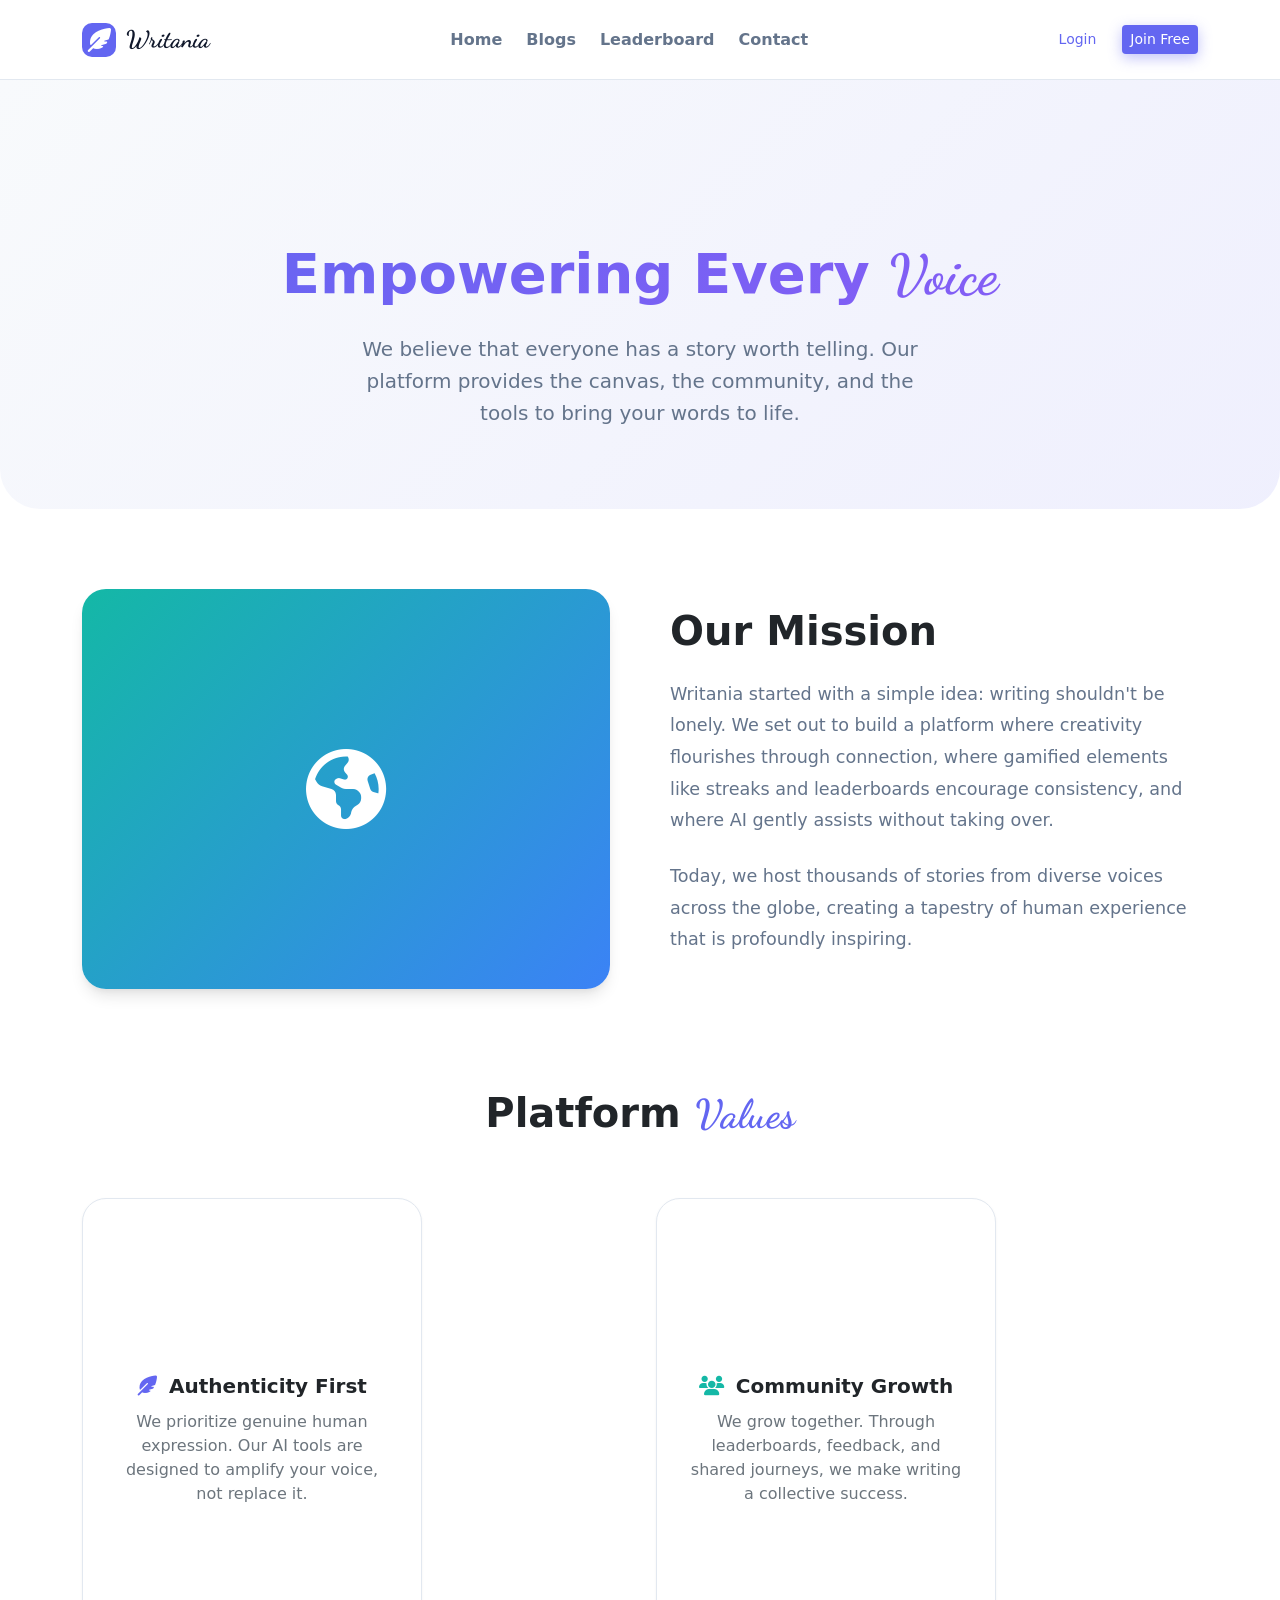
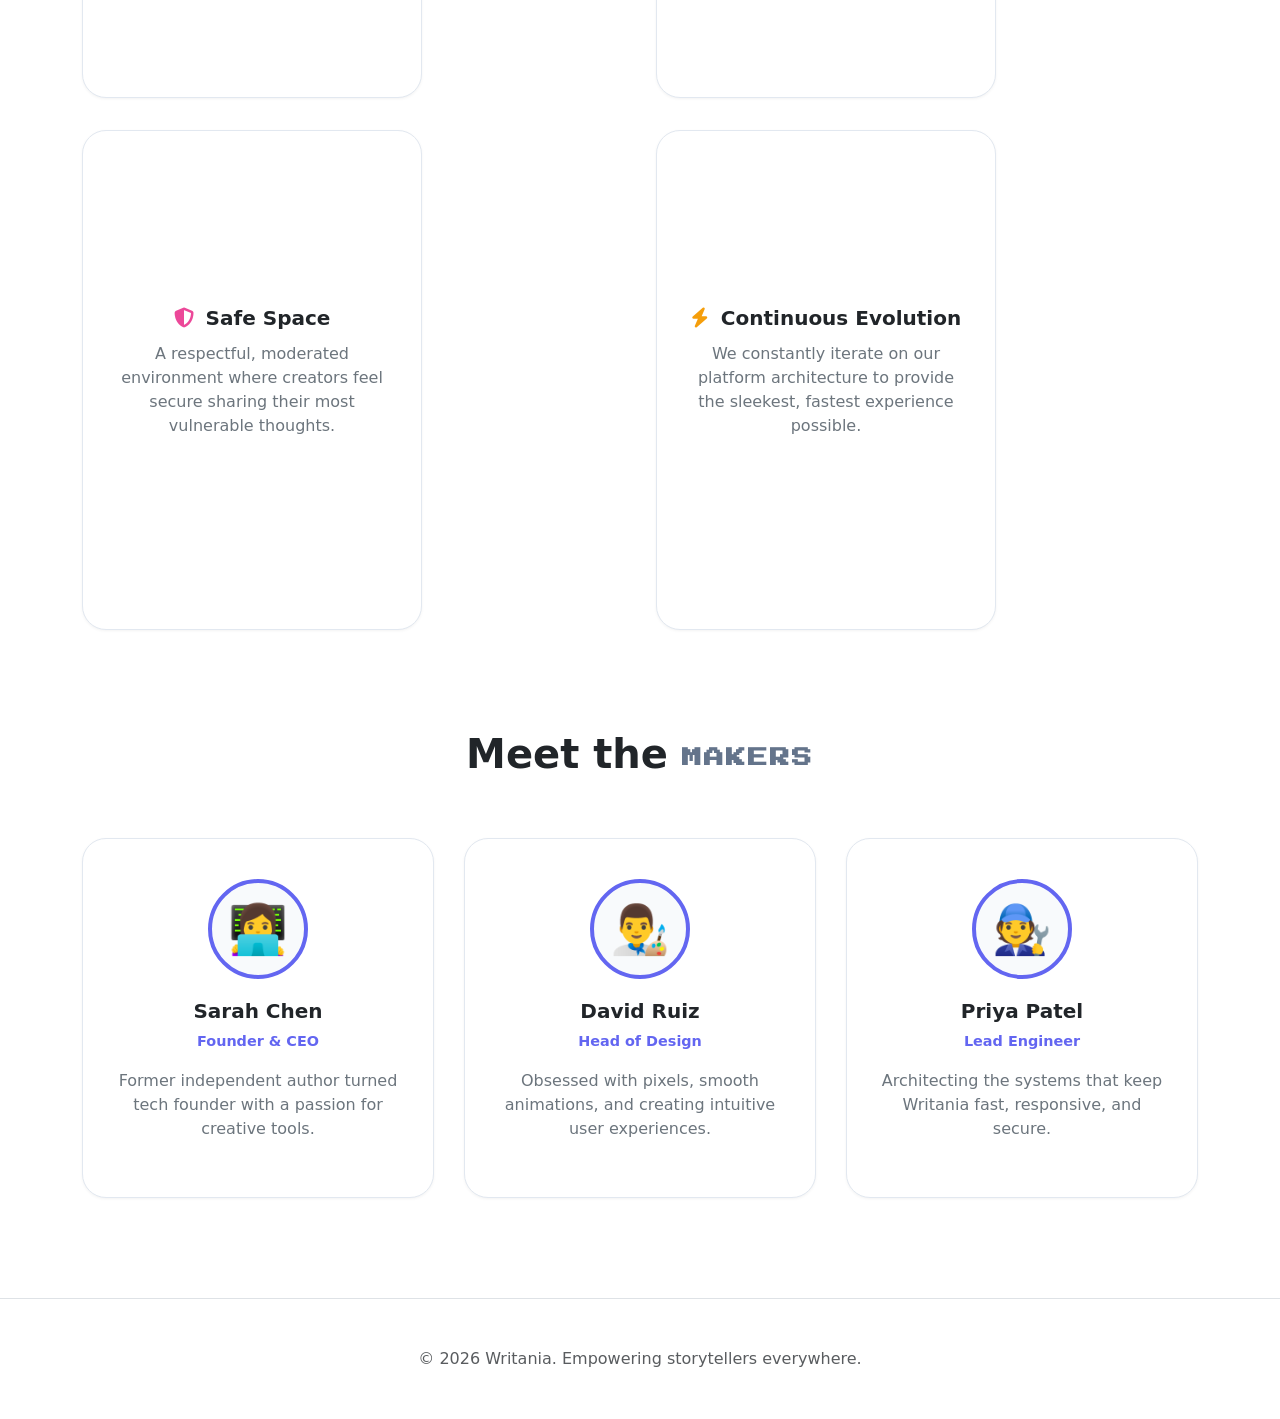
<file: about.html>
<!DOCTYPE html>
<html lang="en">
<head>
  <meta charset="UTF-8">
  <meta name="viewport" content="width=device-width, initial-scale=1.0">
  <title>About Us - Writania</title>
  <link rel="stylesheet" href="css/style.css">
  <link rel="stylesheet" href="https://cdnjs.cloudflare.com/ajax/libs/font-awesome/6.4.0/css/all.min.css">
  <link href="https://cdn.jsdelivr.net/npm/bootstrap@5.3.0/dist/css/bootstrap.min.css" rel="stylesheet">
  <style>
    a, a:hover, h1, h2, h3, h4, h5, h6 { text-decoration: none !important; }
  </style>
  <style>
    .about-hero {
      padding: 160px 24px 80px;
      text-align: center;
      background: linear-gradient(135deg, var(--bg-color) 0%, rgba(99, 102, 241, 0.1) 100%);
      border-radius: 0 0 40px 40px;
      margin-bottom: 80px;
    }
    
    .about-title {
      font-size: 3.5rem;
      font-weight: 800;
      margin-bottom: 24px;
    }

    .about-subtitle {
      font-size: 1.25rem;
      color: var(--text-secondary);
      max-width: 600px;
      margin: 0 auto;
      line-height: 1.6;
    }

    .mission-section {
      display: grid;
      grid-template-columns: 1fr 1fr;
      gap: 60px;
      align-items: center;
      margin-bottom: 100px;
    }

    .mission-image {
      background: linear-gradient(135deg, #14b8a6, #3b82f6);
      height: 400px;
      border-radius: var(--radius-lg);
      display: flex;
      align-items: center;
      justify-content: center;
      color: white;
      font-size: 5rem;
      box-shadow: var(--shadow-lg);
    }

    .team-grid {
      display: grid;
      grid-template-columns: repeat(3, 1fr);
      gap: 30px;
      margin-bottom: 100px;
    }

    .team-card {
      text-align: center;
      padding: 40px 24px;
      background: white;
      border-radius: var(--radius-lg);
      border: 1px solid var(--border);
      box-shadow: var(--shadow-sm);
    }

    .team-avatar {
      width: 100px;
      height: 100px;
      border-radius: 50%;
      background: var(--bg-color);
      display: flex;
      align-items: center;
      justify-content: center;
      font-size: 3rem;
      margin: 0 auto 20px;
      border: 4px solid var(--primary);
    }

    .team-name {
      font-size: 1.25rem;
      font-weight: 700;
      margin-bottom: 8px;
    }
    
    .team-role {
      color: var(--primary);
      font-size: 0.9rem;
      font-weight: 600;
      margin-bottom: 16px;
    }

    .values-grid {
      display: grid;
      grid-template-columns: repeat(2, 1fr);
      gap: 32px;
      margin-bottom: 100px;
    }

    @media (max-width: 768px) {
      .mission-section { grid-template-columns: 1fr; }
      .team-grid, .values-grid { grid-template-columns: 1fr; }
    }
  </style>
</head>
<body>

  <!-- Navbar -->
  <nav class="navbar" id="main-nav"></nav>

  <!-- Hero Section -->
  <section class="about-hero">
    <div class="container">
      <h1 class="about-title text-gradient">Empowering Every <span class="text-cursive">Voice</span></h1>
      <p class="about-subtitle">We believe that everyone has a story worth telling. Our platform provides the canvas, the community, and the tools to bring your words to life.</p>
    </div>
  </section>

  <div class="container">
    <!-- Mission -->
    <section class="mission-section">
      <div class="mission-image">
        <i class="fa-solid fa-earth-americas"></i>
      </div>
      <div>
        <h2 style="font-size: 2.5rem; font-weight: 800; margin-bottom: 24px;">Our Mission</h2>
        <p style="font-size: 1.1rem; color: var(--text-secondary); line-height: 1.8; margin-bottom: 24px;">
          Writania started with a simple idea: writing shouldn't be lonely. We set out to build a platform where creativity flourishes through connection, where gamified elements like streaks and leaderboards encourage consistency, and where AI gently assists without taking over.
        </p>
        <p style="font-size: 1.1rem; color: var(--text-secondary); line-height: 1.8;">
          Today, we host thousands of stories from diverse voices across the globe, creating a tapestry of human experience that is profoundly inspiring.
        </p>
      </div>
    </section>

    <!-- Values -->
    <section>
      <div style="text-align: center; margin-bottom: 60px;">
        <h2 style="font-size: 2.5rem; font-weight: 800;">Platform <span class="text-cursive" style="color:var(--primary)">Values</span></h2>
      </div>
      <div class="values-grid">
        <div class="feature-card" style="padding: 32px;">
          <h3 style="font-size: 1.25rem; font-weight: 700; margin-bottom: 12px; display:flex; gap:12px; align-items:center;">
            <i class="fa-solid fa-feather-pointed" style="color: var(--primary);"></i> Authenticity First
          </h3>
          <p class="text-secondary">We prioritize genuine human expression. Our AI tools are designed to amplify your voice, not replace it.</p>
        </div>
        <div class="feature-card" style="padding: 32px;">
          <h3 style="font-size: 1.25rem; font-weight: 700; margin-bottom: 12px; display:flex; gap:12px; align-items:center;">
            <i class="fa-solid fa-users" style="color: #14b8a6;"></i> Community Growth
          </h3>
          <p class="text-secondary">We grow together. Through leaderboards, feedback, and shared journeys, we make writing a collective success.</p>
        </div>
        <div class="feature-card" style="padding: 32px;">
          <h3 style="font-size: 1.25rem; font-weight: 700; margin-bottom: 12px; display:flex; gap:12px; align-items:center;">
            <i class="fa-solid fa-shield-halved" style="color: #ec4899;"></i> Safe Space
          </h3>
          <p class="text-secondary">A respectful, moderated environment where creators feel secure sharing their most vulnerable thoughts.</p>
        </div>
        <div class="feature-card" style="padding: 32px;">
          <h3 style="font-size: 1.25rem; font-weight: 700; margin-bottom: 12px; display:flex; gap:12px; align-items:center;">
            <i class="fa-solid fa-bolt" style="color: #f59e0b;"></i> Continuous Evolution
          </h3>
          <p class="text-secondary">We constantly iterate on our platform architecture to provide the sleekest, fastest experience possible.</p>
        </div>
      </div>
    </section>

    <!-- Team -->
    <section>
      <div style="text-align: center; margin-bottom: 60px;">
        <h2 style="font-size: 2.5rem; font-weight: 800;">Meet the <span class="text-pixel" style="font-size: 0.5em; letter-spacing: 0.1em; color: var(--text-secondary);">MAKERS</span></h2>
      </div>
      
      <div class="team-grid">
        <div class="team-card">
          <div class="team-avatar">👩‍💻</div>
          <h3 class="team-name">Sarah Chen</h3>
          <div class="team-role">Founder & CEO</div>
          <p class="text-secondary">Former independent author turned tech founder with a passion for creative tools.</p>
        </div>

        <div class="team-card">
          <div class="team-avatar">👨‍🎨</div>
          <h3 class="team-name">David Ruiz</h3>
          <div class="team-role">Head of Design</div>
          <p class="text-secondary">Obsessed with pixels, smooth animations, and creating intuitive user experiences.</p>
        </div>

        <div class="team-card">
          <div class="team-avatar">🧑‍🔧</div>
          <h3 class="team-name">Priya Patel</h3>
          <div class="team-role">Lead Engineer</div>
          <p class="text-secondary">Architecting the systems that keep Writania fast, responsive, and secure.</p>
        </div>
      </div>
    </section>
  </div>

  <script src="js/main.js"></script>
  <script src="js/blog.js"></script></body>
</html>
</file>
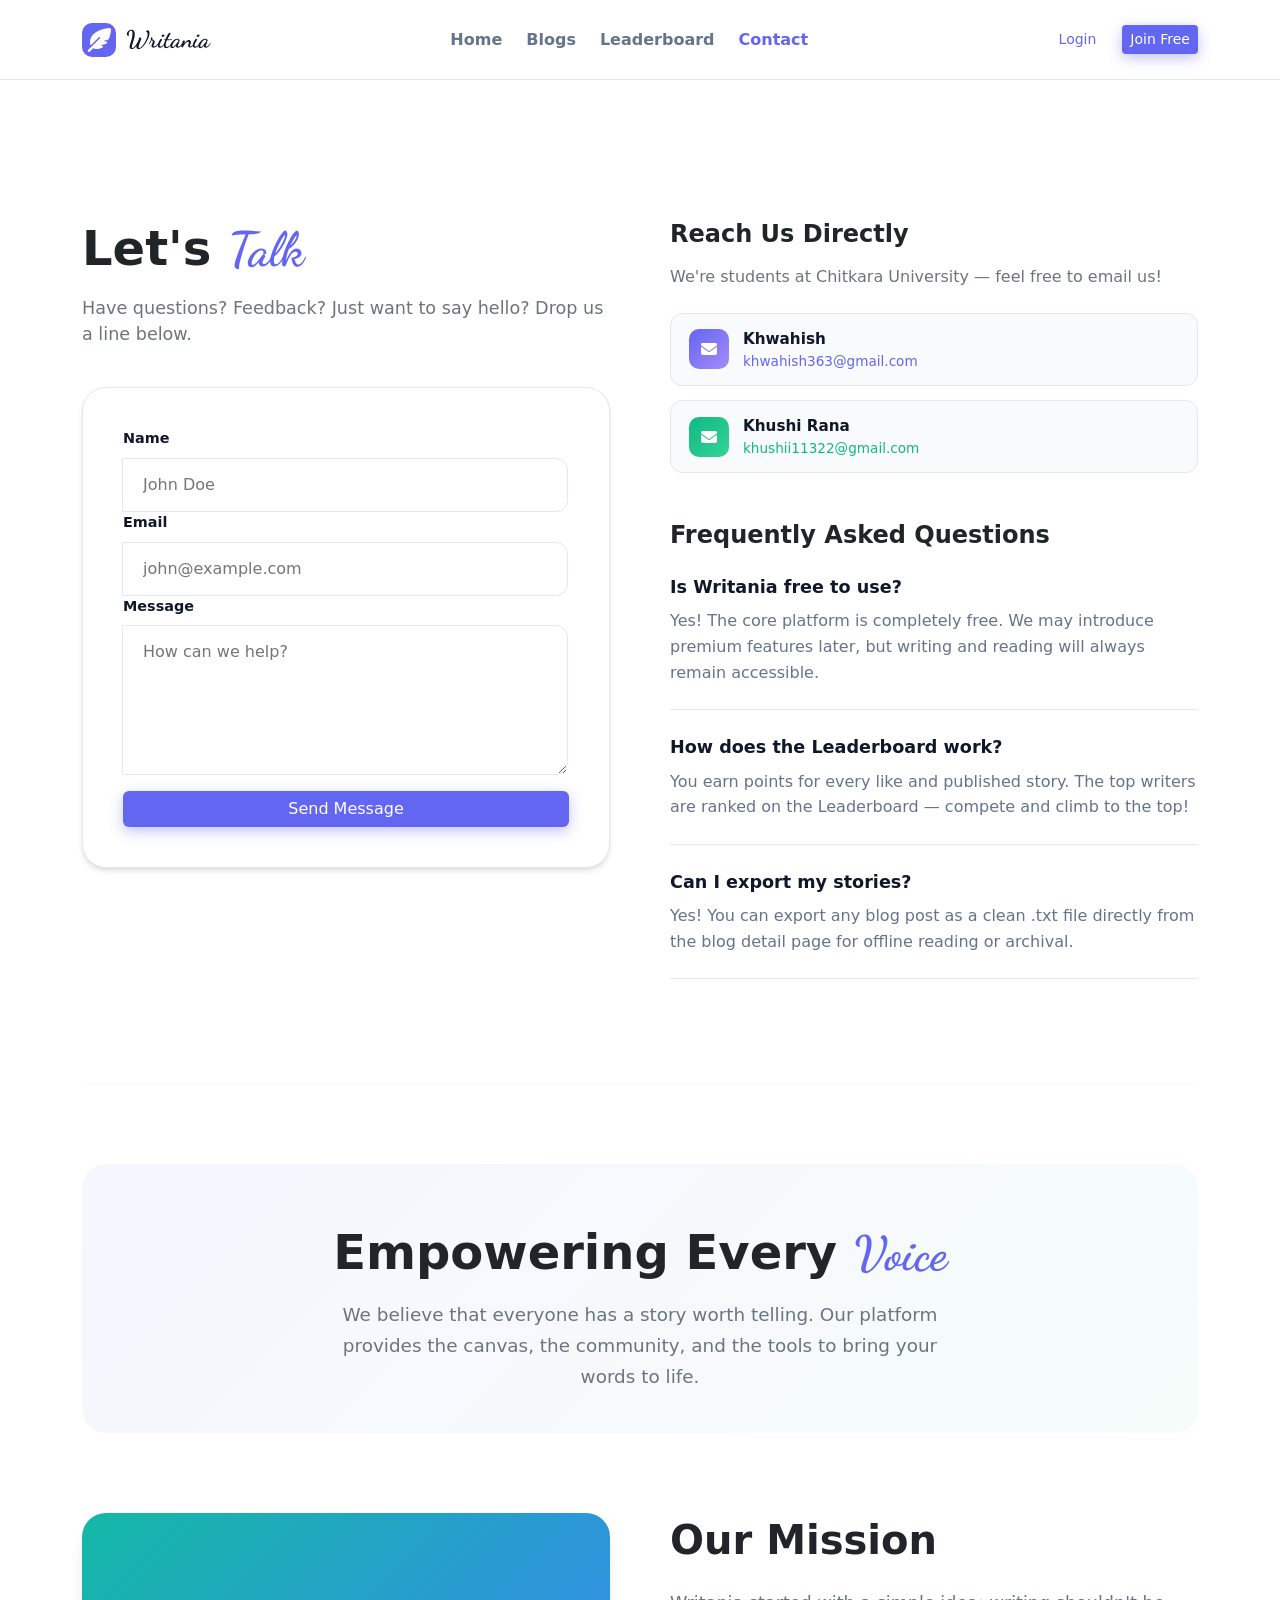
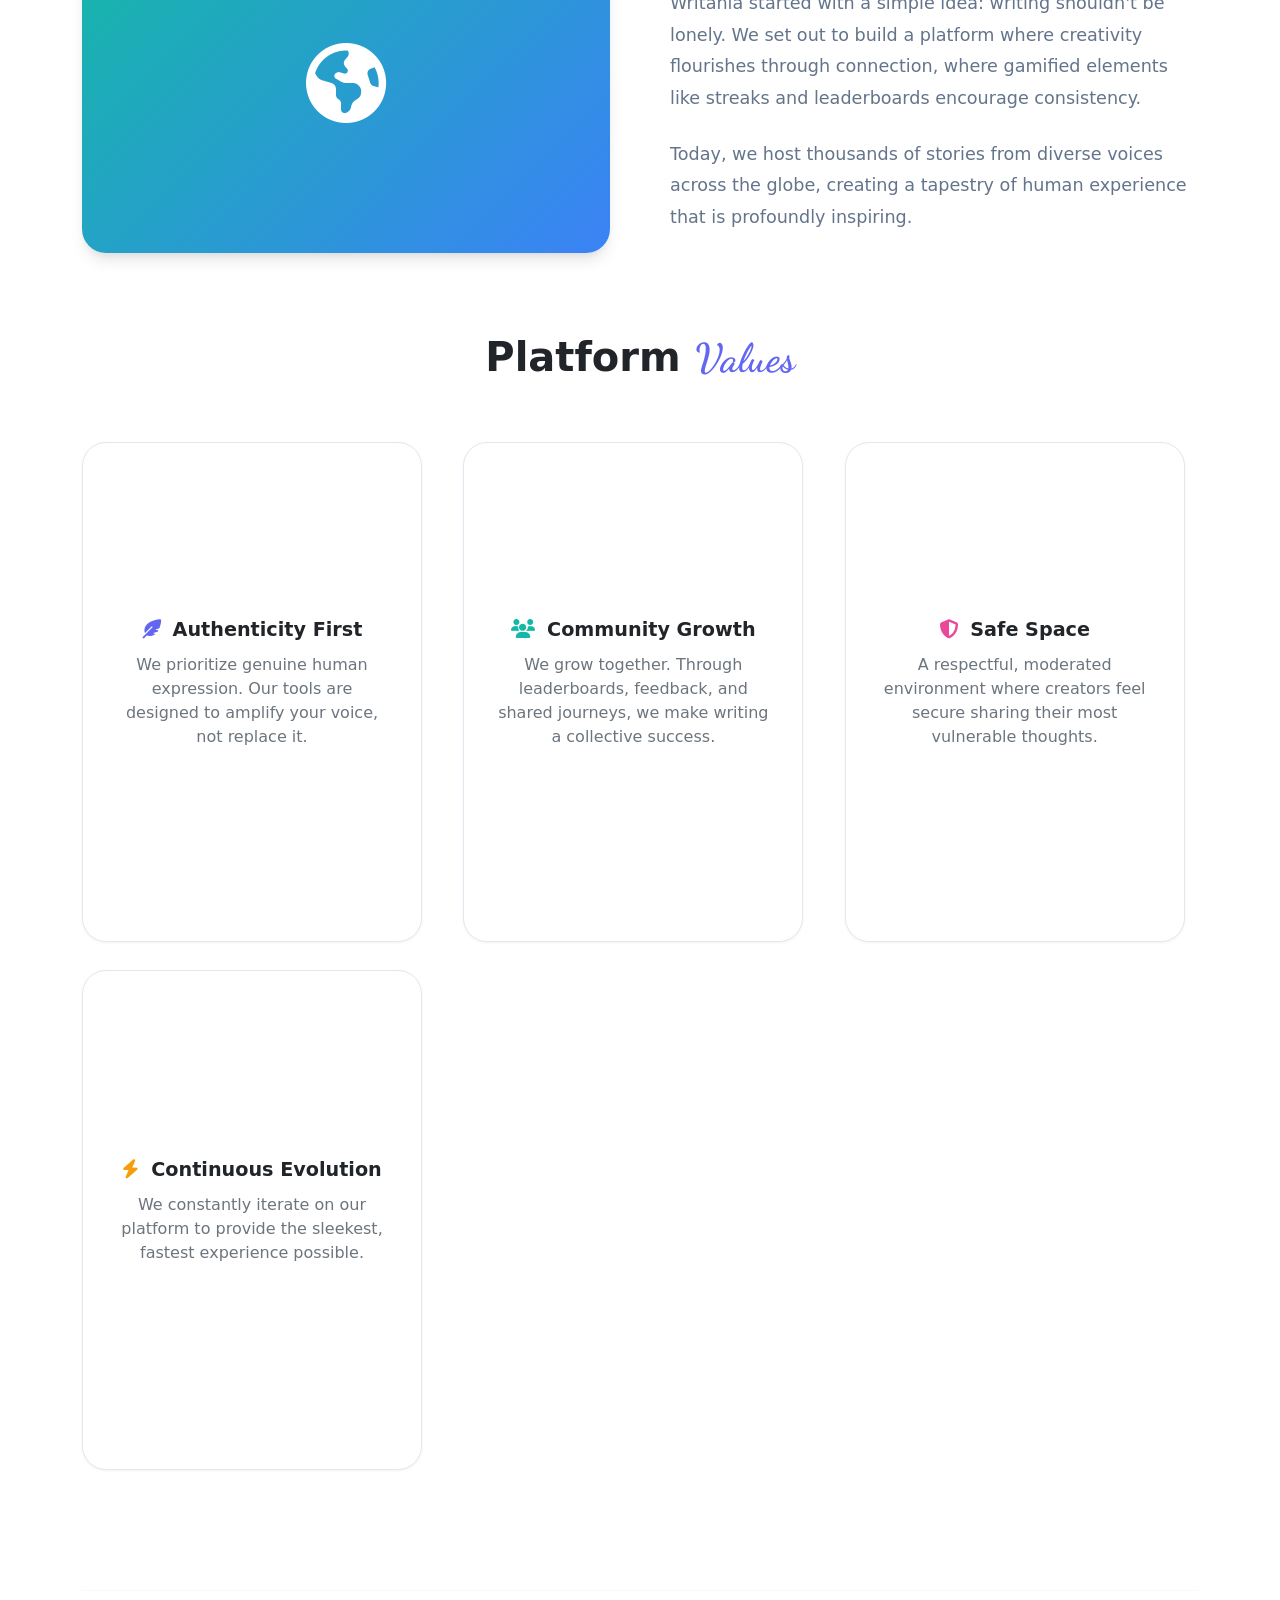
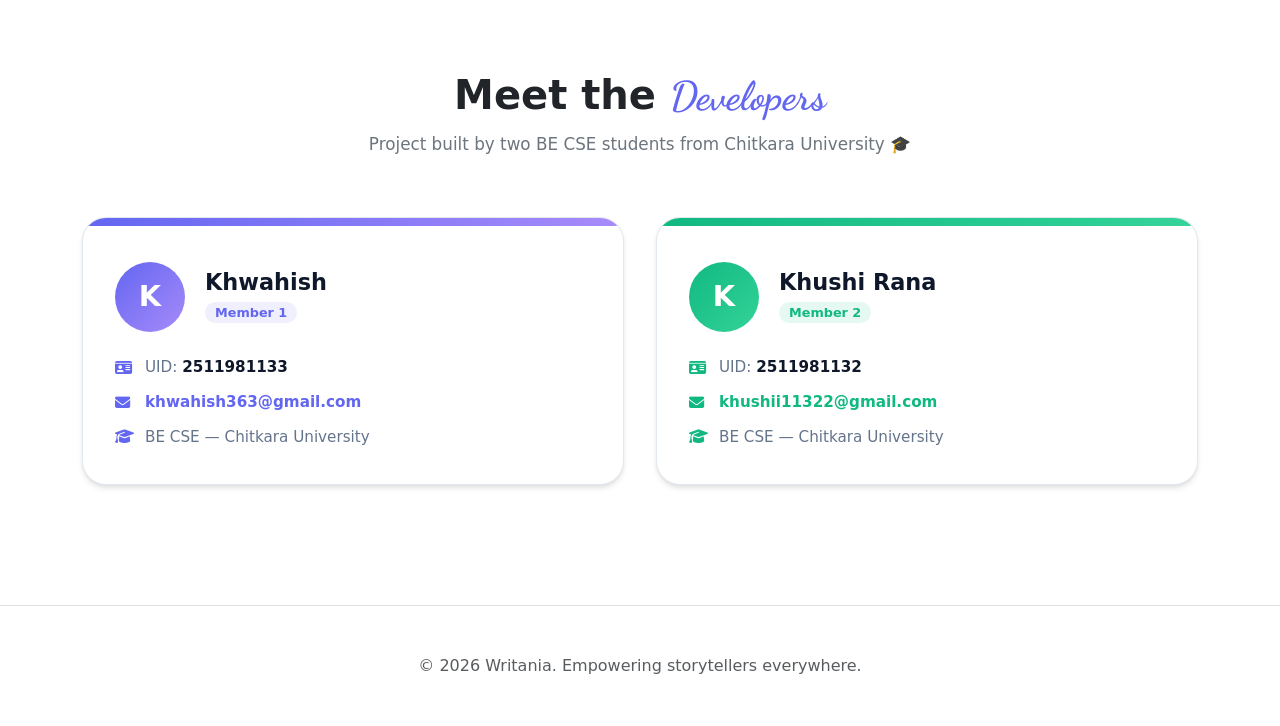
<file: contact.html>
<!DOCTYPE html>
<html lang="en">
<head>
  <meta charset="UTF-8">
  <meta name="viewport" content="width=device-width, initial-scale=1.0">
  <title>Contact & About - Writania</title>
  <link rel="stylesheet" href="css/style.css">
  <link rel="stylesheet" href="https://cdnjs.cloudflare.com/ajax/libs/font-awesome/6.4.0/css/all.min.css">
  <link href="https://cdn.jsdelivr.net/npm/bootstrap@5.3.0/dist/css/bootstrap.min.css" rel="stylesheet">
  <style>
    a, a:hover, h1, h2, h3, h4, h5, h6 { text-decoration: none !important; }
  </style>
  <style>
    /* ---- Contact Section ---- */
    .contact-layout {
      display: grid;
      grid-template-columns: 1fr 1fr;
      gap: 60px;
      margin-top: 140px;
      margin-bottom: 80px;
    }

    .contact-form-card {
      background: white;
      padding: 40px;
      border-radius: var(--radius-lg);
      box-shadow: var(--shadow-md);
      border: 1px solid var(--border);
    }

    .social-links {
      display: flex;
      gap: 16px;
      margin-top: 24px;
    }

    .social-icon {
      width: 44px;
      height: 44px;
      border-radius: 50%;
      background: var(--bg-color);
      display: flex;
      align-items: center;
      justify-content: center;
      font-size: 1.25rem;
      color: var(--text-primary);
      transition: all 0.2s ease;
    }

    .social-icon:hover {
      background: var(--primary);
      color: white;
      transform: translateY(-3px);
    }

    .faq-item {
      margin-bottom: 24px;
      padding-bottom: 24px;
      border-bottom: 1px solid var(--border);
    }

    .faq-question {
      font-weight: 700;
      font-size: 1.1rem;
      margin-bottom: 8px;
      color: var(--text-primary);
    }

    .faq-answer {
      color: var(--text-secondary);
      line-height: 1.6;
    }

    /* ---- About / Divider ---- */
    .section-divider {
      border: none;
      border-top: 1px solid var(--border);
      margin: 80px 0;
    }

    .about-banner {
      text-align: center;
      padding: 60px 24px 40px;
      background: linear-gradient(135deg, rgba(99,102,241,0.06) 0%, rgba(16,185,129,0.04) 100%);
      border-radius: var(--radius-lg);
      margin-bottom: 80px;
    }

    /* ---- Values Grid ---- */
    .values-grid {
      display: grid;
      grid-template-columns: repeat(auto-fit, minmax(260px, 1fr));
      gap: 28px;
      margin-bottom: 100px;
    }

    /* ---- Mission ---- */
    .mission-section {
      display: grid;
      grid-template-columns: 1fr 1fr;
      gap: 60px;
      align-items: center;
      margin-bottom: 80px;
    }

    .mission-image {
      background: linear-gradient(135deg, #14b8a6, #3b82f6);
      height: 340px;
      border-radius: var(--radius-lg);
      display: flex;
      align-items: center;
      justify-content: center;
      color: white;
      font-size: 5rem;
      box-shadow: var(--shadow-lg);
    }

    @media (max-width: 768px) {
      .contact-layout { grid-template-columns: 1fr; }
      .mission-section { grid-template-columns: 1fr; }
    }
  </style>
</head>
<body>

  <!-- Navbar -->
  <nav class="navbar" id="main-nav"></nav>

  <div class="container">

    <!-- ======== CONTACT SECTION ======== -->
    <div class="contact-layout">
      <!-- Left Col: Form -->
      <div>
        <h1 style="font-size: 3rem; font-weight: 800; margin-bottom: 16px;">Let's <span class="text-cursive" style="color:var(--primary)">Talk</span></h1>
        <p class="text-secondary" style="font-size: 1.1rem; margin-bottom: 40px;">Have questions? Feedback? Just want to say hello? Drop us a line below.</p>
        
        <div class="contact-form-card">
          <form id="contactForm">
            <div class="input-group">
              <label for="c_name">Name</label>
              <input type="text" id="c_name" class="input-field" placeholder="John Doe" required>
            </div>
            <div class="input-group">
              <label for="c_email">Email</label>
              <input type="email" id="c_email" class="input-field" placeholder="john@example.com" required>
            </div>
            <div class="input-group">
              <label for="c_msg">Message</label>
              <textarea id="c_msg" class="input-field" rows="5" placeholder="How can we help?" required></textarea>
            </div>
            
            <button type="submit" class="btn btn-primary" style="width: 100%; margin-top: 16px;">Send Message</button>
          </form>
        </div>
      </div>

      <!-- Right Col: Info & FAQ -->
      <div>
        <div style="margin-bottom: 48px;">
          <h2 style="font-size: 1.5rem; font-weight: 700; margin-bottom: 16px;">Reach Us Directly</h2>
          <p class="text-secondary" style="margin-bottom: 24px;">We're students at Chitkara University — feel free to email us!</p>

          <div style="display: flex; flex-direction: column; gap: 14px;">
            <a href="mailto:khwahish363@gmail.com" style="display: flex; align-items: center; gap: 14px; padding: 14px 18px; background: var(--bg-color); border-radius: 12px; border: 1px solid var(--border); text-decoration: none; transition: all 0.2s;" onmouseover="this.style.borderColor='var(--primary)'" onmouseout="this.style.borderColor='var(--border)'">
              <div style="width: 40px; height: 40px; background: linear-gradient(135deg,#6366f1,#a78bfa); border-radius: 10px; display:flex; align-items:center; justify-content:center; flex-shrink:0;">
                <i class="fa-solid fa-envelope" style="color:white; font-size:1rem;"></i>
              </div>
              <div>
                <div style="font-weight: 700; font-size: 0.95rem; color: var(--text-primary);">Khwahish</div>
                <div style="font-size: 0.85rem; color: var(--primary);">khwahish363@gmail.com</div>
              </div>
            </a>

            <a href="mailto:khushii11322@gmail.com" style="display: flex; align-items: center; gap: 14px; padding: 14px 18px; background: var(--bg-color); border-radius: 12px; border: 1px solid var(--border); text-decoration: none; transition: all 0.2s;" onmouseover="this.style.borderColor='var(--primary)'" onmouseout="this.style.borderColor='var(--border)'">
              <div style="width: 40px; height: 40px; background: linear-gradient(135deg,#10b981,#34d399); border-radius: 10px; display:flex; align-items:center; justify-content:center; flex-shrink:0;">
                <i class="fa-solid fa-envelope" style="color:white; font-size:1rem;"></i>
              </div>
              <div>
                <div style="font-weight: 700; font-size: 0.95rem; color: var(--text-primary);">Khushi Rana</div>
                <div style="font-size: 0.85rem; color: #10b981;">khushii11322@gmail.com</div>
              </div>
            </a>
          </div>
        </div>

        <div>
          <h2 style="font-size: 1.5rem; font-weight: 700; margin-bottom: 24px;">Frequently Asked Questions</h2>
          
          <div class="faq-item">
            <div class="faq-question">Is Writania free to use?</div>
            <div class="faq-answer">Yes! The core platform is completely free. We may introduce premium features later, but writing and reading will always remain accessible.</div>
          </div>
          
          <div class="faq-item">
            <div class="faq-question">How does the Leaderboard work?</div>
            <div class="faq-answer">You earn points for every like and published story. The top writers are ranked on the Leaderboard — compete and climb to the top!</div>
          </div>

          <div class="faq-item">
            <div class="faq-question">Can I export my stories?</div>
            <div class="faq-answer">Yes! You can export any blog post as a clean .txt file directly from the blog detail page for offline reading or archival.</div>
          </div>
        </div>
      </div>
    </div>

    <!-- ======== DIVIDER ======== -->
    <hr class="section-divider">

    <!-- ======== ABOUT SECTION ======== -->
    <div class="about-banner">
      <h2 style="font-size: 3rem; font-weight: 800; margin-bottom: 16px;">Empowering Every <span class="text-cursive" style="color:var(--primary)">Voice</span></h2>
      <p class="text-secondary" style="font-size: 1.15rem; max-width: 620px; margin: 0 auto; line-height: 1.7;">
        We believe that everyone has a story worth telling. Our platform provides the canvas, the community, and the tools to bring your words to life.
      </p>
    </div>

    <!-- Mission -->
    <section class="mission-section">
      <div class="mission-image">
        <i class="fa-solid fa-earth-americas"></i>
      </div>
      <div>
        <h2 style="font-size: 2.5rem; font-weight: 800; margin-bottom: 24px;">Our Mission</h2>
        <p style="font-size: 1.1rem; color: var(--text-secondary); line-height: 1.8; margin-bottom: 24px;">
          Writania started with a simple idea: writing shouldn't be lonely. We set out to build a platform where creativity flourishes through connection, where gamified elements like streaks and leaderboards encourage consistency.
        </p>
        <p style="font-size: 1.1rem; color: var(--text-secondary); line-height: 1.8;">
          Today, we host thousands of stories from diverse voices across the globe, creating a tapestry of human experience that is profoundly inspiring.
        </p>
      </div>
    </section>

    <!-- Values -->
    <section style="margin-bottom: 120px;">
      <div style="text-align: center; margin-bottom: 60px;">
        <h2 style="font-size: 2.5rem; font-weight: 800;">Platform <span class="text-cursive" style="color:var(--primary)">Values</span></h2>
      </div>
      <div class="values-grid">
        <div class="feature-card" style="padding: 32px;">
          <h3 style="font-size: 1.2rem; font-weight: 700; margin-bottom: 12px; display:flex; gap:12px; align-items:center;">
            <i class="fa-solid fa-feather-pointed" style="color: var(--primary);"></i> Authenticity First
          </h3>
          <p class="text-secondary">We prioritize genuine human expression. Our tools are designed to amplify your voice, not replace it.</p>
        </div>
        <div class="feature-card" style="padding: 32px;">
          <h3 style="font-size: 1.2rem; font-weight: 700; margin-bottom: 12px; display:flex; gap:12px; align-items:center;">
            <i class="fa-solid fa-users" style="color: #14b8a6;"></i> Community Growth
          </h3>
          <p class="text-secondary">We grow together. Through leaderboards, feedback, and shared journeys, we make writing a collective success.</p>
        </div>
        <div class="feature-card" style="padding: 32px;">
          <h3 style="font-size: 1.2rem; font-weight: 700; margin-bottom: 12px; display:flex; gap:12px; align-items:center;">
            <i class="fa-solid fa-shield-halved" style="color: #ec4899;"></i> Safe Space
          </h3>
          <p class="text-secondary">A respectful, moderated environment where creators feel secure sharing their most vulnerable thoughts.</p>
        </div>
        <div class="feature-card" style="padding: 32px;">
          <h3 style="font-size: 1.2rem; font-weight: 700; margin-bottom: 12px; display:flex; gap:12px; align-items:center;">
            <i class="fa-solid fa-bolt" style="color: #f59e0b;"></i> Continuous Evolution
          </h3>
          <p class="text-secondary">We constantly iterate on our platform to provide the sleekest, fastest experience possible.</p>
        </div>
      </div>
    </section>

    <!-- ======== MEET THE DEVELOPERS ======== -->
    <hr class="section-divider">

    <section style="margin-bottom: 120px;">
      <div style="text-align: center; margin-bottom: 60px;">
        <h2 style="font-size: 2.5rem; font-weight: 800;">Meet the <span class="text-cursive" style="color:var(--primary)">Developers</span></h2>
        <p class="text-secondary" style="margin-top: 12px; font-size: 1.05rem;">Project built by two BE CSE students from Chitkara University 🎓</p>
      </div>

      <div style="display: grid; grid-template-columns: repeat(auto-fit, minmax(300px, 1fr)); gap: 32px;">

        <!-- Member 1 -->
        <div style="background: white; border-radius: var(--radius-lg); border: 1px solid var(--border); box-shadow: var(--shadow-md); overflow: hidden;">
          <div style="height: 8px; background: linear-gradient(90deg, #6366f1, #a78bfa);"></div>
          <div style="padding: 36px 32px;">
            <div style="display: flex; align-items: center; gap: 20px; margin-bottom: 24px;">
              <div style="width: 70px; height: 70px; border-radius: 50%; background: linear-gradient(135deg, #6366f1, #a78bfa); display: flex; align-items: center; justify-content: center; font-size: 1.8rem; color: white; font-weight: 900; flex-shrink: 0;">K</div>
              <div>
                <h3 style="font-size: 1.4rem; font-weight: 800; color: var(--text-primary); margin-bottom: 4px;">Khwahish</h3>
                <span style="background: rgba(99,102,241,0.1); color: var(--primary); padding: 3px 10px; border-radius: 20px; font-size: 0.8rem; font-weight: 700;">Member 1</span>
              </div>
            </div>

            <div style="display: flex; flex-direction: column; gap: 12px;">
              <div style="display: flex; align-items: center; gap: 12px; color: var(--text-secondary); font-size: 0.95rem;">
                <i class="fa-solid fa-id-card" style="color: var(--primary); width: 18px; flex-shrink:0;"></i>
                <span>UID: <strong style="color: var(--text-primary);">2511981133</strong></span>
              </div>
              <div style="display: flex; align-items: center; gap: 12px; color: var(--text-secondary); font-size: 0.95rem;">
                <i class="fa-solid fa-envelope" style="color: var(--primary); width: 18px; flex-shrink:0;"></i>
                <a href="mailto:khwahish363@gmail.com" style="color: var(--primary); font-weight: 600;">khwahish363@gmail.com</a>
              </div>
              <div style="display: flex; align-items: center; gap: 12px; color: var(--text-secondary); font-size: 0.95rem;">
                <i class="fa-solid fa-graduation-cap" style="color: var(--primary); width: 18px; flex-shrink:0;"></i>
                <span>BE CSE — Chitkara University</span>
              </div>
            </div>
          </div>
        </div>

        <!-- Member 2 -->
        <div style="background: white; border-radius: var(--radius-lg); border: 1px solid var(--border); box-shadow: var(--shadow-md); overflow: hidden;">
          <div style="height: 8px; background: linear-gradient(90deg, #10b981, #34d399);"></div>
          <div style="padding: 36px 32px;">
            <div style="display: flex; align-items: center; gap: 20px; margin-bottom: 24px;">
              <div style="width: 70px; height: 70px; border-radius: 50%; background: linear-gradient(135deg, #10b981, #34d399); display: flex; align-items: center; justify-content: center; font-size: 1.8rem; color: white; font-weight: 900; flex-shrink: 0;">K</div>
              <div>
                <h3 style="font-size: 1.4rem; font-weight: 800; color: var(--text-primary); margin-bottom: 4px;">Khushi Rana</h3>
                <span style="background: rgba(16,185,129,0.1); color: #10b981; padding: 3px 10px; border-radius: 20px; font-size: 0.8rem; font-weight: 700;">Member 2</span>
              </div>
            </div>

            <div style="display: flex; flex-direction: column; gap: 12px;">
              <div style="display: flex; align-items: center; gap: 12px; color: var(--text-secondary); font-size: 0.95rem;">
                <i class="fa-solid fa-id-card" style="color: #10b981; width: 18px; flex-shrink:0;"></i>
                <span>UID: <strong style="color: var(--text-primary);">2511981132</strong></span>
              </div>
              <div style="display: flex; align-items: center; gap: 12px; color: var(--text-secondary); font-size: 0.95rem;">
                <i class="fa-solid fa-envelope" style="color: #10b981; width: 18px; flex-shrink:0;"></i>
                <a href="mailto:khushii11322@gmail.com" style="color: #10b981; font-weight: 600;">khushii11322@gmail.com</a>
              </div>
              <div style="display: flex; align-items: center; gap: 12px; color: var(--text-secondary); font-size: 0.95rem;">
                <i class="fa-solid fa-graduation-cap" style="color: #10b981; width: 18px; flex-shrink:0;"></i>
                <span>BE CSE — Chitkara University</span>
              </div>
            </div>
          </div>
        </div>

      </div>
    </section>

  </div>

  <style>a { text-decoration: none !important; }</style>
  <script src="js/main.js"></script>
  <script src="js/blog.js"></script>
  <script>
    document.getElementById('contactForm')?.addEventListener('submit', (e) => {
      e.preventDefault();
      const btn = e.target.querySelector('button');
      const ogText = btn.textContent;
      btn.innerHTML = '<i class="fa-solid fa-spinner fa-spin"></i> Sending...';
      btn.disabled = true;
      
      setTimeout(() => {
        btn.innerHTML = ogText;
        btn.disabled = false;
        e.target.reset();
        showToast('Message sent successfully!');
      }, 1500);
    });
  </script>
</body>
</html>
</file>
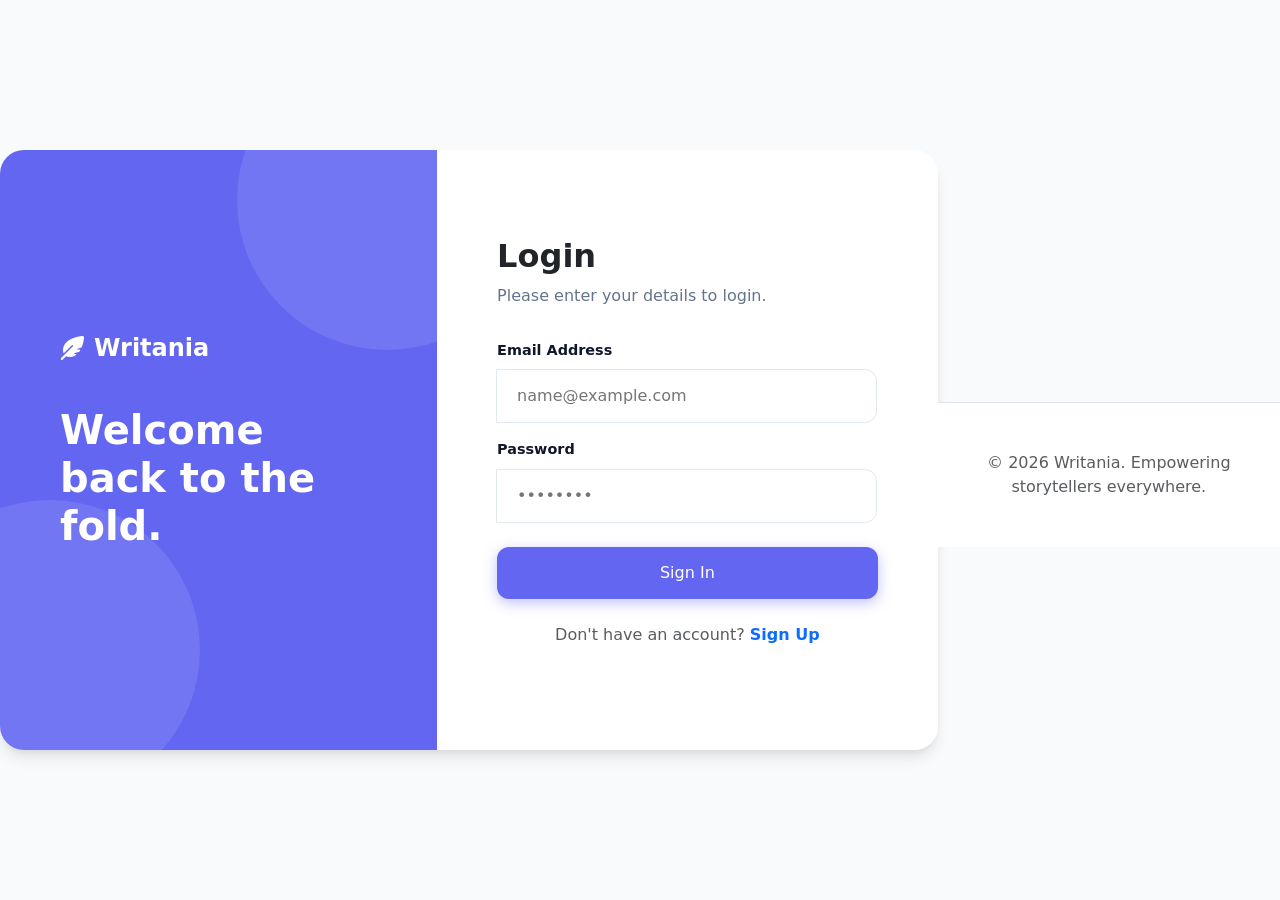
<file: dashboard.html>
<!DOCTYPE html>
<html lang="en">

<head>
  <meta charset="UTF-8">
  <meta name="viewport" content="width=device-width, initial-scale=1.0">
  <title>Dashboard - Writania</title>
  <link rel="stylesheet" href="css/style.css">
  <link rel="stylesheet" href="https://cdnjs.cloudflare.com/ajax/libs/font-awesome/6.4.0/css/all.min.css">
  <link href="https://cdn.jsdelivr.net/npm/bootstrap@5.3.0/dist/css/bootstrap.min.css" rel="stylesheet">
  <style>
    a, a:hover, h1, h2, h3, h4, h5, h6 { text-decoration: none !important; }
  </style>
  <style>
    :root {
      --dash-bg: #f8fafc;
      --dash-surface: #ffffff;
      --dash-border: #e2e8f0;
      --dash-text: #0f172a;
      --dash-muted: #64748b;
    }

    body {
      background: var(--dash-bg);
      font-family: var(--font-main);
    }

    /* Profile Header */
    .profile-banner {
      height: 280px;
      width: 100%;
      background: linear-gradient(135deg, #6366f1, #10b981, #38bdf8);
      background-size: 200% 200%;
      animation: gradientMove 15s ease infinite;
      position: relative;
    }

    @keyframes gradientMove {
      0% {
        background-position: 0% 50%;
      }

      50% {
        background-position: 100% 50%;
      }

      100% {
        background-position: 0% 50%;
      }
    }

    .profile-banner::after {
      content: '';
      position: absolute;
      bottom: 0;
      left: 0;
      right: 0;
      height: 120px;
      background: linear-gradient(to top, rgba(0, 0, 0, 0.6), transparent);
    }

    .dashboard-container {
      max-width: 1200px;
      margin: 0 auto 100px;
      padding: 100px 24px 0;
      position: relative;
      z-index: 10;
    }

    .profile-header {
      display: flex;
      align-items: flex-end;
      gap: 32px;
      margin-bottom: 48px;
      padding-top: 20px;
    }

    .profile-avatar {
      width: 150px;
      height: 150px;
      border-radius: 40px;
      border: 8px solid var(--dash-surface);
      background: var(--bg-color);
      box-shadow: var(--shadow-lg);
      overflow: hidden;
      position: relative;
      margin-bottom: -10px;
      flex-shrink: 0;
    }

    .profile-avatar img {
      width: 100%;
      height: 100%;
      object-fit: cover;
    }

    .profile-info {
        padding-bottom: 10px;
    }

    .profile-actions {
      margin-left: auto;
      margin-bottom: 24px;
      display: flex;
      gap: 16px;
    }

    .dash-card {
      background: var(--dash-surface);
      border-radius: 20px;
      padding: 24px;
      border: 1px solid var(--dash-border);
      box-shadow: var(--shadow-sm);
      margin-bottom: 24px;
      transition: var(--transition);
    }

    .dash-card-sidebar {
      background: linear-gradient(135deg, rgba(99, 102, 241, 0.03), #ffffff);
      border-color: rgba(99, 102, 241, 0.1);
    }

    /* Layout Grid */
    .dash-grid {
      display: grid;
      grid-template-columns: 350px 1fr;
      gap: 32px;
      margin-bottom: 24px;
    }

    .card-title {
      font-size: 1.1rem;
      font-weight: 700;
      color: var(--dash-text);
      margin-bottom: 20px;
      display: flex;
      justify-content: space-between;
      align-items: center;
    }

    /* Stats Grid micro */
    .micro-stats {
      display: grid;
      grid-template-columns: 1fr 1fr;
      gap: 16px;
    }

    .micro-stat {
      padding: 16px;
      background: var(--dash-bg);
      border-radius: 12px;
      border: 1px dashed var(--dash-border);
    }

    .micro-stat-value {
      font-size: 1.4rem;
      font-weight: 800;
      font-family: var(--font-pixel);
      color: var(--primary);
      margin-bottom: 2px;
      line-height: 1;
    }

    .micro-stat-label {
      font-size: 0.85rem; 
      color: var(--dash-muted); 
      font-weight: 600;
    }

    /* Lists */
    .bio-text {
      color: var(--dash-muted);
      line-height: 1.6;
      margin-bottom: 20px;
    }

    .social-links {
      display: flex; 
      gap: 16px; 
      margin-bottom: 24px;
    }

    .social-links a {
      color: var(--dash-muted); 
      font-size: 1.4rem; 
      transition: color 0.2s;
    }

    .story-card {
      display: flex;
      gap: 20px;
      padding: 20px;
      border: 1px solid var(--dash-border);
      border-radius: 16px;
      margin-bottom: 16px;
      transition: all 0.2s;
      background: var(--dash-surface);
    }

    .story-card:hover {
      border-color: var(--primary);
      box-shadow: 0 10px 20px rgba(99, 102, 241, 0.1);
      transform: translateY(-2px);
    }

    .story-img {
      width: 160px;
      height: 120px;
      border-radius: 12px;
      object-fit: cover;
      background: var(--dash-bg);
    }

    .story-details {
      flex: 1;
      display: flex;
      flex-direction: column;
      justify-content: space-between;
    }

    /* Chart */
    .chart-container {
      height: 150px;
      display: flex;
      align-items: flex-end;
      justify-content: space-between;
      gap: 8px;
    }

    .chart-bar-wrap {
      flex: 1;
      display: flex;
      flex-direction: column;
      align-items: center;
      gap: 8px;
    }

    .chart-bar {
      width: 100%;
      border-radius: 6px 6px 0 0;
      background: var(--primary);
      opacity: 0.8;
      transition: all 0.3s;
    }

    .chart-bar:hover {
      opacity: 1;
      background: #10b981;
    }

    /* Tabs */
    .dash-tabs {
      display: flex;
      gap: 24px;
      border-bottom: 2px solid var(--dash-border);
      margin-bottom: 24px;
    }

    .tab {
      padding: 12px 0;
      font-weight: 600;
      color: var(--dash-muted);
      cursor: pointer;
      position: relative;
    }

    .tab.active {
      color: var(--dash-text);
    }

    .tab.active::after {
      content: '';
      position: absolute;
      bottom: -2px;
      left: 0;
      right: 0;
      height: 3px;
      background: var(--primary);
      border-radius: 3px 3px 0 0;
    }

    @media (max-width: 900px) {
      .dash-grid {
        grid-template-columns: 1fr;
      }

      .profile-header {
        flex-direction: column;
        align-items: center;
        text-align: center;
        margin-top: -120px;
      }

      .profile-actions {
        margin: 16px auto 0;
      }

      .story-card {
        flex-direction: column;
      }

      .story-img {
        width: 100%;
        height: 180px;
      }
    }
  </style>
</head>

<body>

  <!-- Navbar -->
  <nav class="navbar" id="main-nav"></nav>

  <!-- Banner -->
  <div class="profile-banner"></div>

  <div class="dashboard-container">

    <div class="profile-header">
      <div class="profile-avatar">
        <!-- Will dynamically load avatar matching user's seed -->
        <img id="dashAvatar" src="img/avatar1.png" alt="Avatar">
      </div>
      <div style="margin-bottom: 12px;">
        <h1 id="dashName"
          style="font-size: 2.5rem; font-weight: 800; color: white; text-shadow: 0 2px 4px rgba(0,0,0,0.5); line-height: 1.2;">
          Creative Thinker</h1>
        <p id="dashJoined"
          style="color: rgba(255,255,255,0.9); font-weight: 500; text-shadow: 0 1px 2px rgba(0,0,0,0.5);">@creator ·
          Joined March 2026</p>
      </div>
      <div class="profile-actions">
        <button id="settingsBtn" class="btn btn-secondary"
          style="background: white; border: none; box-shadow: 0 4px 6px rgba(0,0,0,0.1);"><i
            class="fa-solid fa-gear"></i> Settings</button>
        <a href="write.html" class="btn btn-primary" style="box-shadow: 0 4px 12px rgba(99,102,241,0.4);"><i
            class="fa-solid fa-pen-nib"></i> Write Story</a>
      </div>
    </div>

    <div class="dash-grid">
      <!-- Sidebar -->
      <aside>
        <div class="dash-card dash-card-sidebar">
          <h3 class="card-title">About Me <i class="fa-solid fa-pen-to-square" style="font-size: 0.8rem; color: var(--primary); cursor: pointer;" onclick="openSettings()"></i></h3>
          <p id="profileBio" class="bio-text">Writer, thinker, and full-time coffee enthusiast. I write about technology, future startups, and design patterns. Trying to make sense of the world one paragraph at a time.</p>
          <div id="profileSocials" class="social-links">
            <a href="#" id="linkTwitter"><i class="fa-brands fa-twitter"></i></a>
            <a href="#" id="linkGithub"><i class="fa-brands fa-github"></i></a>
            <a href="#" id="linkWebsite"><i class="fa-solid fa-link"></i></a>
          </div>
        </div>

        <div class="dash-card dash-card-sidebar">
          <h3 class="card-title">Performance Stats</h3>
          <div class="micro-stats">
            <div class="micro-stat">
              <i class="fa-solid fa-bolt" style="color: #6366f1; font-size: 0.8rem; margin-bottom: 8px; opacity: 0.7;"></i>
              <div id="statViews" class="micro-stat-value">0</div>
              <div class="micro-stat-label">Total Views</div>
            </div>
            <div class="micro-stat">
              <i class="fa-solid fa-heart" style="color: #ef4444; font-size: 0.8rem; margin-bottom: 8px; opacity: 0.7;"></i>
              <div id="statLikes" class="micro-stat-value">0</div>
              <div class="micro-stat-label">Total Likes</div>
            </div>
            <div class="micro-stat">
              <i class="fa-solid fa-fire" style="color: #f59e0b; font-size: 0.8rem; margin-bottom: 8px; opacity: 0.7;"></i>
              <div id="statStreak" class="micro-stat-value">1</div>
              <div class="micro-stat-label">Day Streak</div>
            </div>
            <div class="micro-stat">
              <i class="fa-solid fa-users" style="color: #10b981; font-size: 0.8rem; margin-bottom: 8px; opacity: 0.7;"></i>
              <div id="statFollowers" class="micro-stat-value">342</div>
              <div class="micro-stat-label">Followers</div>
            </div>
          </div>
        </div>

        <!-- Audience Chart -->
        <div class="dash-card">
          <h2 class="card-title">Audience Growth</h2>
          <div class="chart-container">
            <div class="chart-bar-wrap">
              <div class="chart-bar" style="height: 30%;"></div>
            </div>
            <div class="chart-bar-wrap">
              <div class="chart-bar" style="height: 45%;"></div>
            </div>
            <div class="chart-bar-wrap">
              <div class="chart-bar" style="height: 40%;"></div>
            </div>
            <div class="chart-bar-wrap">
              <div class="chart-bar" style="height: 70%;"></div>
            </div>
            <div class="chart-bar-wrap">
              <div class="chart-bar" style="height: 60%;"></div>
            </div>
            <div class="chart-bar-wrap">
              <div class="chart-bar" style="height: 90%;"></div>
            </div>
            <div class="chart-bar-wrap">
              <div class="chart-bar" style="height: 100%; background: #10b981;"></div>
            </div>
          </div>
          <p
            style="text-align: center; font-size: 0.85rem; color: var(--dash-muted); margin-top: 16px; font-weight: 500;">
            This Week vs Last Week Performance</p>
        </div>
      </aside>

      <!-- Main Content Area -->
      <main>
        <div class="dash-card" style="padding: 0; background: transparent; border: none; box-shadow: none;">
          <div class="dash-tabs" id="dashTabs">
            <div class="tab active" data-tab="published">Published (<span id="pubCount">0</span>)</div>
            <div class="tab" data-tab="drafts">Drafts (<span id="draftCount">0</span>)</div>
            <div class="tab" data-tab="bookmarks">Bookmarks (<span id="bookmarkCount">0</span>)</div>
          </div>

          <div id="tabContent">
            <div id="publishedTab" class="tab-pane active">
              <div id="myStoriesList">
              </div>
            </div>
            <div id="draftsTab" class="tab-pane" style="display: none;">
              <div id="myDraftsList">
              </div>
            </div>
            <div id="bookmarksTab" class="tab-pane" style="display: none;">
              <div id="myBookmarksList">
              </div>
            </div>
          </div>
        </div>
      </main>
    </div>
  </div>

  <div id="settingsModal" class="modal"
    style="display:none; position:fixed; top:0; left:0; width:100%; height:100%; background:rgba(0,0,0,0.55); z-index:1000; align-items:center; justify-content:center; backdrop-filter:blur(4px);">
    <div
      style="background:white; padding:40px; border-radius:var(--radius-lg); width:100%; max-width:560px; box-shadow:var(--shadow-lg); max-height:90vh; overflow-y:auto;">
      <div style="display:flex; justify-content:space-between; align-items:center; margin-bottom:24px;">
        <h2 style="font-size:1.5rem; font-weight:800;">Profile Settings</h2>
        <button id="closeSettings"
          style="background:none; border:none; font-size:1.5rem; cursor:pointer;">&times;</button>
      </div>
      <form id="settingsForm">
        <div class="input-group" style="margin-bottom:16px;">
          <label style="display:block; font-size:0.85rem; margin-bottom:6px; font-weight:600;">Full Name</label>
          <input type="text" id="set_name" class="input-field" required>
        </div>
        <div class="input-group" style="margin-bottom:16px;">
          <label style="display:block; font-size:0.85rem; margin-bottom:6px; font-weight:600;">Bio</label>
          <textarea id="set_bio" class="input-field" style="height:80px; resize:vertical;"></textarea>
        </div>
        <div style="display:grid; grid-template-columns:1fr 1fr; gap:16px; margin-bottom:20px;">
          <div class="input-group">
            <label style="display:block; font-size:0.85rem; margin-bottom:6px; font-weight:600;">Twitter</label>
            <input type="text" id="set_twitter" class="input-field" placeholder="@username">
          </div>
          <div class="input-group">
            <label style="display:block; font-size:0.85rem; margin-bottom:6px; font-weight:600;">GitHub</label>
            <input type="text" id="set_github" class="input-field" placeholder="username">
          </div>
        </div>

        <!-- DiceBear Avatar Picker -->
        <div style="margin-bottom:24px;">
          <label style="display:block; font-size:0.85rem; margin-bottom:4px; font-weight:700; color:#0f172a;">🎭 Choose Your Avatar Character</label>
          <p style="font-size:0.78rem; color:#94a3b8; margin-bottom:12px;">Pick a DiceBear character as your profile avatar</p>
          <div id="dicebearGrid" style="display:grid; grid-template-columns:repeat(4,1fr); gap:10px; max-height:220px; overflow-y:auto; padding:10px; background:#f8fafc; border:1.5px solid #e2e8f0; border-radius:16px;">
            <!-- Populated by JS -->
          </div>
          <input type="hidden" id="set_avatar" value="">
          <div style="display:flex; align-items:center; gap:10px; margin-top:14px; padding:12px 16px; background:#f0f4ff; border-radius:12px; border:1px solid rgba(99,102,241,0.2);">
            <img id="selectedAvatarPreview" src="" style="width:44px; height:44px; border-radius:50%; border:2px solid #6366f1; object-fit:cover; display:none;">
            <span id="selectedAvatarLabel" style="font-size:0.85rem; color:#64748b; font-weight:600;">No character selected yet</span>
          </div>
        </div>

        <button type="submit" class="btn btn-primary" style="width:100%; justify-content:center;">Save Changes</button>
      </form>
    </div>
  </div>
  <script src="js/main.js"></script>
  <script src="js/blog.js"></script>
  <script>
    document.addEventListener("DOMContentLoaded", () => {
      const currentUser = JSON.parse(localStorage.getItem('writania_currentUser'));
      if (!currentUser) {
        showToast('Please login to view your dashboard', 'error');
        setTimeout(() => window.location.href = 'login.html', 1200);
        return;
      }

      // --- FEATURE 4: PROMISE.ALL (Parallel Dashboard Data Loading) ---
      /* 
       * Demonstrates parallel execution of multiple Promises.
       * A loading overlay covers the dashboard until all data resolves.
       */
      async function loadDashboardInParallel() {
        // Show combined loading spinner
        const loadingOverlay = document.createElement('div');
        loadingOverlay.id = 'dashboardLoading';
        loadingOverlay.innerHTML = '<div style="text-align:center; padding:100px; grid-column: 1 / -1;"><i class="fa-solid fa-spinner fa-spin fa-2x" style="color:var(--primary);"></i><p style="margin-top:16px; color:var(--text-secondary); font-weight:600;">Loading your dashboard securely...</p></div>';
        
        const grid = document.querySelector('.dash-grid');
        grid.style.display = 'none'; // Hide grid initially
        grid.before(loadingOverlay);
        
        try {
          // Get data from localStorage (simulating async DB operations with delays)
          const profileSetup = new Promise((resolve) => {
            setTimeout(() => {
              updateProfileUI();
              resolve(true);
            }, 300);
          });
          
          const contentLoading = new Promise((resolve) => {
            setTimeout(() => {
              loadAllTabs();
              setupTabs();
              resolve(true);
            }, 400);
          });
          
          const statsCalculation = new Promise((resolve) => {
            setTimeout(() => {
              calculateStats();
              setupSettingsModal();
              resolve(true);
            }, 350);
          });
          
          // Run all three in parallel
          await Promise.all([
            profileSetup,
            contentLoading,
            statsCalculation
          ]);
          
          // Show grid once all data is loaded
          grid.style.display = 'grid';
          
        } catch (error) {
          showToast('Error loading dashboard data', 'error');
        } finally {
          loadingOverlay.remove();
        }
      }

      // Initialize the dashboard loading process
      loadDashboardInParallel();

      function updateProfileUI() {
        document.getElementById('dashName').textContent = currentUser.name;
        document.getElementById('dashJoined').innerHTML = `@${currentUser.name.split(' ')[0].toLowerCase()} &middot; Joined March 2026`;
        document.getElementById('dashAvatar').src = getAvatarUrl(currentUser.avatar, currentUser.name);

        const bioText = document.getElementById('display_bio');
        if (bioText && currentUser.bio) bioText.textContent = currentUser.bio;

        const twitterEl = document.getElementById('display_twitter');
        const githubEl = document.getElementById('display_github');
        
        if (twitterEl) twitterEl.href = currentUser.twitter ? `https://twitter.com/${currentUser.twitter.replace('@', '')}` : '#';
        if (githubEl) githubEl.href = currentUser.github ? `https://github.com/${currentUser.github}` : '#';
      }

      function setupTabs() {
        const tabs = document.querySelectorAll('#dashTabs .tab');
        const panes = document.querySelectorAll('.tab-pane');

        tabs.forEach(tab => {
          tab.addEventListener('click', () => {
            const target = tab.dataset.tab;

            tabs.forEach(t => t.classList.remove('active'));
            tab.classList.add('active');

            panes.forEach(p => {
              p.style.display = p.id === `${target}Tab` ? 'block' : 'none';
              if (p.id === `${target}Tab`) p.classList.add('active');
              else p.classList.remove('active');
            });
          });
        });
      }

      function loadAllTabs() {
        renderPublished();
        renderDrafts();
        renderBookmarks();
      }

      function renderPublished() {
        const blogs = JSON.parse(localStorage.getItem('writania_blogs')) || [];
        const myBlogs = blogs.filter(b => b.authorId === currentUser.id || b.author === currentUser.name);
        const storyList = document.getElementById('myStoriesList');
        document.getElementById('pubCount').textContent = myBlogs.length;

        if (myBlogs.length === 0) {
          storyList.innerHTML = `
            <div style="text-align: center; padding: 60px 20px;">
              <i class="fa-solid fa-pen-fancy" style="font-size: 3rem; color: var(--dash-border); margin-bottom: 20px;"></i>
              <h3 style="font-size: 1.2rem; font-weight: 700;">No published stories yet.</h3>
              <a href="write.html" class="btn btn-primary" style="margin-top: 16px;">Start Writing</a>
            </div>
          `;
          return;
        }

        storyList.innerHTML = '';
        myBlogs.forEach(blog => {
          storyList.innerHTML += createStoryCard(blog, false);
        });
      }

      function renderDrafts() {
        const drafts = JSON.parse(localStorage.getItem('writania_drafts')) || [];
        const myDrafts = drafts.filter(d => d.authorId === currentUser.id || d.author === currentUser.name);
        const draftList = document.getElementById('myDraftsList');
        document.getElementById('draftCount').textContent = myDrafts.length;

        if (myDrafts.length === 0) {
          draftList.innerHTML = `<div style="text-align:center; padding:40px; color:var(--dash-muted);">No drafts saved.</div>`;
          return;
        }

        draftList.innerHTML = '';
        myDrafts.forEach(draft => {
          draftList.innerHTML += createStoryCard(draft, true);
        });
      }

      function renderBookmarks() {
        const blogs = JSON.parse(localStorage.getItem('writania_blogs')) || [];
        const bookmarkIds = JSON.parse(localStorage.getItem('writania_bookmarks')) || [];
        const bookmarkedBlogs = blogs.filter(b => bookmarkIds.includes(b.id));
        const bookmarkList = document.getElementById('myBookmarksList');
        document.getElementById('bookmarkCount').textContent = bookmarkedBlogs.length;

        if (bookmarkedBlogs.length === 0) {
          bookmarkList.innerHTML = `<div style="text-align:center; padding:40px; color:var(--dash-muted);">No bookmarked stories.</div>`;
          return;
        }

        bookmarkList.innerHTML = '';
        bookmarkedBlogs.forEach((blog, idx) => {
          bookmarkList.innerHTML += createBookmarkCard(blog, idx);
        });
      }

      function createBookmarkCard(blog, idx) {
        return `
            <div class="story-card" onclick="window.location.href='blog-detail.html?id=${blog.id}'" style="cursor:pointer;">
                <div style="display: flex; gap: 16px; align-items: center;">
                    <div style="width: 60px; height: 60px; border-radius: 12px; background: url('${blog.image}') center/cover;"></div>
                    <div>
                        <h4 style="margin-bottom: 4px;">${blog.title}</h4>
                        <p style="font-size: 0.85rem; color: var(--text-secondary);">${blog.author} &bull; ${new Date(blog.date).toLocaleDateString()}</p>
                    </div>
                </div>
                <div style="display: flex; gap: 8px;">
                    <button class="btn btn-secondary" onclick="event.stopPropagation(); window.toggleBookmark(${blog.id})" style="padding: 6px 10px; font-size: 0.8rem; color: var(--primary);"><i class="fa-solid fa-bookmark"></i></button>
                </div>
            </div>
        `;
      }

      function createStoryCard(blog, isDraft) {
        const fallbackImg = `https://images.unsplash.com/photo-1456324504439-367cee3b3c32?auto=format&fit=crop&w=600`;
        const link = isDraft ? `write.html?draft=${blog.id}` : `blog-detail.html?id=${blog.id}`;

        return `
          <div class="story-card">
            <img src="${blog.image || fallbackImg}" alt="Cover" class="story-img" onclick="window.location.href='${link}'" style="cursor:pointer;">
            <div class="story-details">
              <div>
                <h3 style="font-size: 1.2rem; font-weight: 800; color: #0f172a; margin-bottom: 6px; cursor:pointer;" onclick="window.location.href='${link}'">${blog.title}</h3>
                <p style="font-size: 0.9rem; color: var(--dash-muted); margin-bottom: 12px; display: -webkit-box; -webkit-line-clamp: 2; -webkit-box-orient: vertical; overflow: hidden;">
                  ${blog.excerpt || 'No preview available.'}
                </p>
              </div>
              <div style="display: flex; justify-content: space-between; align-items: center;">
                <div style="display: flex; gap: 12px; font-size: 0.85rem; color: var(--dash-muted);">
                  <span><i class="fa-regular fa-calendar"></i> ${new Date(blog.date).toLocaleDateString()}</span>
                  ${!isDraft ? `<span><i class="fa-solid fa-eye"></i> ${blog.views || 0}</span>` : ''}
                  ${!isDraft ? `<span><i class="fa-solid fa-heart" style="color:#ef4444;"></i> ${blog.likes || 0}</span>` : ''}
                </div>
                <div style="display: flex; gap: 8px;">
                  <button class="btn btn-secondary" onclick="editStory(${blog.id}, ${isDraft})" style="padding: 6px 10px; font-size: 0.8rem; border: 1px solid var(--dash-border);"><i class="fa-solid fa-pen"></i></button>
                  <button class="btn btn-secondary" onclick="deleteStory(${blog.id}, ${isDraft})" style="padding: 6px 10px; font-size: 0.8rem; border: 1px solid var(--dash-border); color: #ef4444;"><i class="fa-solid fa-trash"></i></button>
                </div>
              </div>
            </div>
          </div>
        `;
      }

      function calculateStats() {
        const blogs = JSON.parse(localStorage.getItem('writania_blogs')) || [];
        const myBlogs = blogs.filter(b => b.authorId === currentUser.id || b.author === currentUser.name);

        let totalViews = 0;
        let totalLikes = 0;
        myBlogs.forEach(b => {
          totalViews += (b.views || 0);
          totalLikes += (b.likes || 0);
        });

        document.getElementById('statViews').textContent = formatNumber(totalViews);
        document.getElementById('statLikes').textContent = formatNumber(totalLikes);
        document.getElementById('statStreak').textContent = currentUser.streak || 1;

        const bars = document.querySelectorAll('.chart-bar');
        bars.forEach((bar, idx) => {
          const h = Math.floor(Math.random() * 60) + 20 + (idx * 5);
          bar.style.height = `${Math.min(h, 100)}%`;
        });
      }

      function setupSettingsModal() {
        const modal = document.getElementById('settingsModal');
        const btn = document.getElementById('settingsBtn');
        const close = document.getElementById('closeSettings');
        const form = document.getElementById('settingsForm');

        // --- DiceBear Character Styles ---
        const dicebearStyles = [
          { id: 'adventurer',    label: 'Adventurer',    emoji: '🧭' },
          { id: 'avataaars',     label: 'Avataaars',     emoji: '😎' },
          { id: 'big-ears',      label: 'Big Ears',      emoji: '👂' },
          { id: 'bottts',        label: 'Bottts',        emoji: '🤖' },
          { id: 'croodles',      label: 'Croodles',      emoji: '✏️' },
          { id: 'fun-emoji',     label: 'Fun Emoji',     emoji: '🎉' },
          { id: 'lorelei',       label: 'Lorelei',       emoji: '🌸' },
          { id: 'micah',         label: 'Micah',         emoji: '🎨' },
          { id: 'miniavs',       label: 'Miniavs',       emoji: '🙂' },
          { id: 'open-peeps',    label: 'Open Peeps',    emoji: '🙋' },
          { id: 'personas',      label: 'Personas',      emoji: '🎭' },
          { id: 'pixel-art',     label: 'Pixel Art',     emoji: '👾' },
        ];

        function buildDicebearGrid(userName) {
          const grid = document.getElementById('dicebearGrid');
          if (!grid) return;
          grid.innerHTML = '';
          const seed = encodeURIComponent(userName || 'Writania');

          dicebearStyles.forEach(style => {
            const url = `https://api.dicebear.com/7.x/${style.id}/svg?seed=${seed}&backgroundColor=b6e3f4,c0aede,d1d4f9,ffd5dc`;
            const cell = document.createElement('div');
            cell.style.cssText = `
              display:flex; flex-direction:column; align-items:center; gap:6px;
              padding:10px 6px; border-radius:12px; cursor:pointer; border:2px solid transparent;
              transition:all 0.25s ease; background:white;
            `;

            // Mark currently selected
            const currentAvatar = document.getElementById('set_avatar').value;
            if (currentAvatar && currentAvatar.includes(style.id)) {
              cell.style.borderColor = '#6366f1';
              cell.style.background = '#f0f0ff';
            }

            cell.innerHTML = `
              <img src="${url}" style="width:56px; height:56px; border-radius:50%; border:2px solid #e2e8f0;" loading="lazy">
              <span style="font-size:0.65rem; font-weight:700; color:#64748b; text-align:center; white-space:nowrap; overflow:hidden; text-overflow:ellipsis; max-width:64px;">${style.emoji} ${style.label}</span>
            `;

            cell.onmouseenter = () => { if (document.getElementById('set_avatar').value !== url) cell.style.background = '#f8fafc'; };
            cell.onmouseleave = () => { if (document.getElementById('set_avatar').value !== url) cell.style.background = 'white'; };

            cell.onclick = () => {
              // Deselect all
              grid.querySelectorAll('div').forEach(c => {
                c.style.borderColor = 'transparent';
                c.style.background = 'white';
              });
              // Select this one
              cell.style.borderColor = '#6366f1';
              cell.style.background = '#f0f0ff';

              document.getElementById('set_avatar').value = url;

              // Update preview
              const preview = document.getElementById('selectedAvatarPreview');
              const label = document.getElementById('selectedAvatarLabel');
              preview.src = url;
              preview.style.display = 'block';
              label.textContent = `${style.emoji} ${style.label} selected`;
              label.style.color = '#6366f1';
            };

            grid.appendChild(cell);
          });

          // If user already has a DiceBear avatar set, show preview
          if (currentUser.avatar && currentUser.avatar.includes('dicebear')) {
            const preview = document.getElementById('selectedAvatarPreview');
            const label = document.getElementById('selectedAvatarLabel');
            preview.src = currentUser.avatar;
            preview.style.display = 'block';
            const matched = dicebearStyles.find(s => currentUser.avatar.includes(s.id));
            label.textContent = matched ? `${matched.emoji} ${matched.label} selected` : 'DiceBear avatar active';
            label.style.color = '#6366f1';
            document.getElementById('set_avatar').value = currentUser.avatar;
          }
        }

        btn.onclick = () => {
          document.getElementById('set_name').value = currentUser.name;
          document.getElementById('set_bio').value = currentUser.bio || '';
          document.getElementById('set_twitter').value = currentUser.twitter || '';
          document.getElementById('set_github').value = currentUser.github || '';
          document.getElementById('set_avatar').value = '';
          document.getElementById('selectedAvatarPreview').style.display = 'none';
          document.getElementById('selectedAvatarLabel').textContent = 'No character selected yet';
          document.getElementById('selectedAvatarLabel').style.color = '#64748b';
          modal.style.display = 'flex';
          // Build grid after a short delay to let modal render
          setTimeout(() => buildDicebearGrid(currentUser.name), 50);
        };

        close.onclick = () => modal.style.display = 'none';
        window.onclick = (e) => { if (e.target == modal) modal.style.display = 'none'; };

        form.onsubmit = (e) => {
          e.preventDefault();
          currentUser.name = document.getElementById('set_name').value;
          currentUser.bio = document.getElementById('set_bio').value;
          currentUser.twitter = document.getElementById('set_twitter').value;
          currentUser.github = document.getElementById('set_github').value;

          const chosenAvatar = document.getElementById('set_avatar').value;
          if (chosenAvatar) {
            currentUser.avatar = chosenAvatar;
          }

          updateUser(currentUser);
          modal.style.display = 'none';
          updateProfileUI();
          showToast('Profile updated successfully! 🎉');
        };
      }

      // --- Global Function Exports ---
      window.editStory = (id, isDraft) => {
        window.location.href = `write.html?${isDraft ? 'draft' : 'edit'}=${id}`;
      };

      window.deleteStory = (id, isDraft) => {
        if (!confirm(`Are you sure you want to delete this ${isDraft ? 'draft' : 'story'}?`)) return;

        const key = isDraft ? 'writania_drafts' : 'writania_blogs';
        let items = JSON.parse(localStorage.getItem(key)) || [];
        items = items.filter(i => i.id !== id);
        localStorage.setItem(key, JSON.stringify(items));

        if (!isDraft) {
          // Decrement user stories count
          const users = JSON.parse(localStorage.getItem('writania_users')) || [];
          const idx = users.findIndex(u => u.id === currentUser.id);
          if (idx !== -1) {
            users[idx].stories = Math.max(0, (users[idx].stories || 0) - 1);
            localStorage.setItem('writania_users', JSON.stringify(users));
            currentUser.stories = users[idx].stories;
            localStorage.setItem('writania_currentUser', JSON.stringify(currentUser));
          }
        }

        loadAllTabs();
        calculateStats();
        showToast('Deleted successfully.', 'info');
      };

      window.toggleBookmark = (id) => {
        let bookmarks = JSON.parse(localStorage.getItem('writania_bookmarks')) || [];
        const idx = bookmarks.indexOf(id);
        if (idx > -1) bookmarks.splice(idx, 1);
        else bookmarks.push(id);
        localStorage.setItem('writania_bookmarks', JSON.stringify(bookmarks));
        renderBookmarks();
        showToast(idx > -1 ? 'Removed from reading list' : 'Saved to reading list');
      };
    });
  </script>
</body>

</html>
</file>
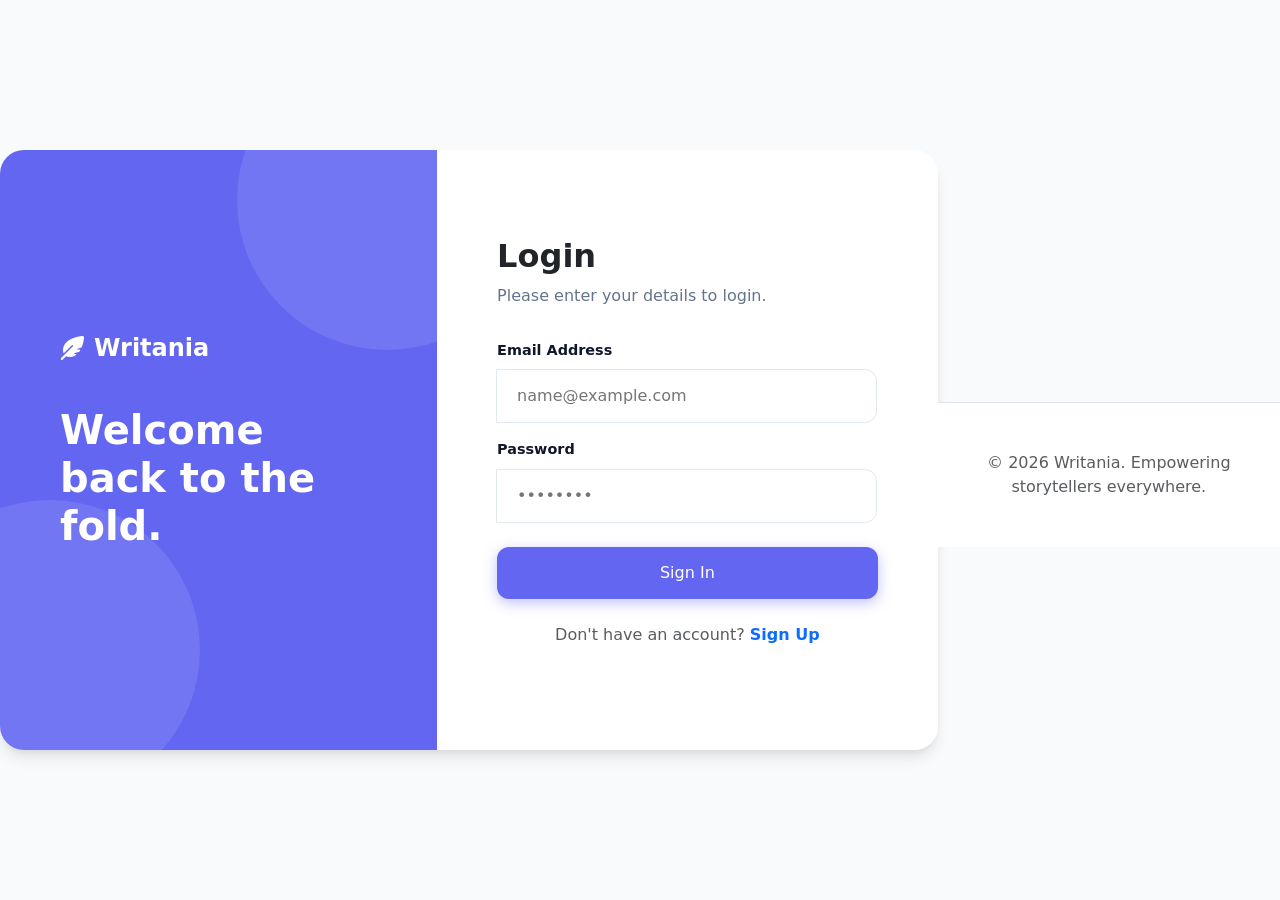
<file: login.html>
<!DOCTYPE html>
<html lang="en">
<head>
  <meta charset="UTF-8">
  <meta name="viewport" content="width=device-width, initial-scale=1.0">
  <title>Login - Writania</title>
  <link rel="stylesheet" href="css/style.css">
  <link rel="stylesheet" href="https://cdnjs.cloudflare.com/ajax/libs/font-awesome/6.4.0/css/all.min.css">
  <link href="https://cdn.jsdelivr.net/npm/bootstrap@5.3.0/dist/css/bootstrap.min.css" rel="stylesheet">
  <style>
    body { background: var(--bg-color); height: 100vh; display: flex; align-items: center; justify-content: center; }
    .auth-container { width: 100%; max-width: 1000px; height: 600px; display: flex; border-radius: var(--radius-lg); overflow: hidden; box-shadow: var(--shadow-lg); background: white; }
    .auth-left { flex: 1; background: var(--primary); color: white; padding: 60px; display: flex; flex-direction: column; justify-content: center; position: relative; overflow: hidden; }
    .auth-right { flex: 1.2; padding: 60px; display: flex; flex-direction: column; justify-content: center; background: white; overflow-y: auto; }
    .floating-circle { position: absolute; width: 300px; height: 300px; border-radius: 50%; background: rgba(255,255,255,0.1); }
    @media (max-width: 900px) { .auth-left { display: none; } .auth-container { max-width: 500px; height: auto; min-height: 500px; } }
    a, a:hover { text-decoration: none !important; }
  </style>
</head>
<body>
  <div class="auth-container">
    <div class="auth-left">
      <div class="floating-circle" style="top: -100px; right: -100px;"></div>
      <div class="floating-circle" style="bottom: -50px; left: -100px;"></div>
      <a href="index.html" class="logo" style="color: white; margin-bottom: 40px;">
        <i class="fa-solid fa-feather-pointed"></i> Writania
      </a>
      <h1 style="font-size: 2.5rem; font-weight: 800; line-height: 1.2; margin-bottom: 20px;">Welcome back to the fold.</h1>
    </div>
    <div class="auth-right">
      <form id="loginForm">
        <h2 style="font-weight: 800; margin-bottom: 8px;">Login</h2>
        <p style="color: var(--text-secondary); margin-bottom: 32px;">Please enter your details to login.</p>
        <div class="input-group mb-3">
          <label>Email Address</label>
          <input type="email" id="login-email" class="input-field" placeholder="name@example.com" required>
        </div>
        <div class="input-group mb-4">
          <label>Password</label>
          <input type="password" id="login-password" class="input-field" placeholder="••••••••" required>
        </div>
        <button type="submit" class="btn btn-primary w-100" style="padding: 14px; border-radius: 12px;">Sign In</button>
        <p class="mt-4 text-center text-muted">Don't have an account? <a href="signup.html" class="text-primary fw-bold">Sign Up</a></p>
      </form>
    </div>
  </div>
  <script src="js/main.js"></script>
</body>
</html>
</file>
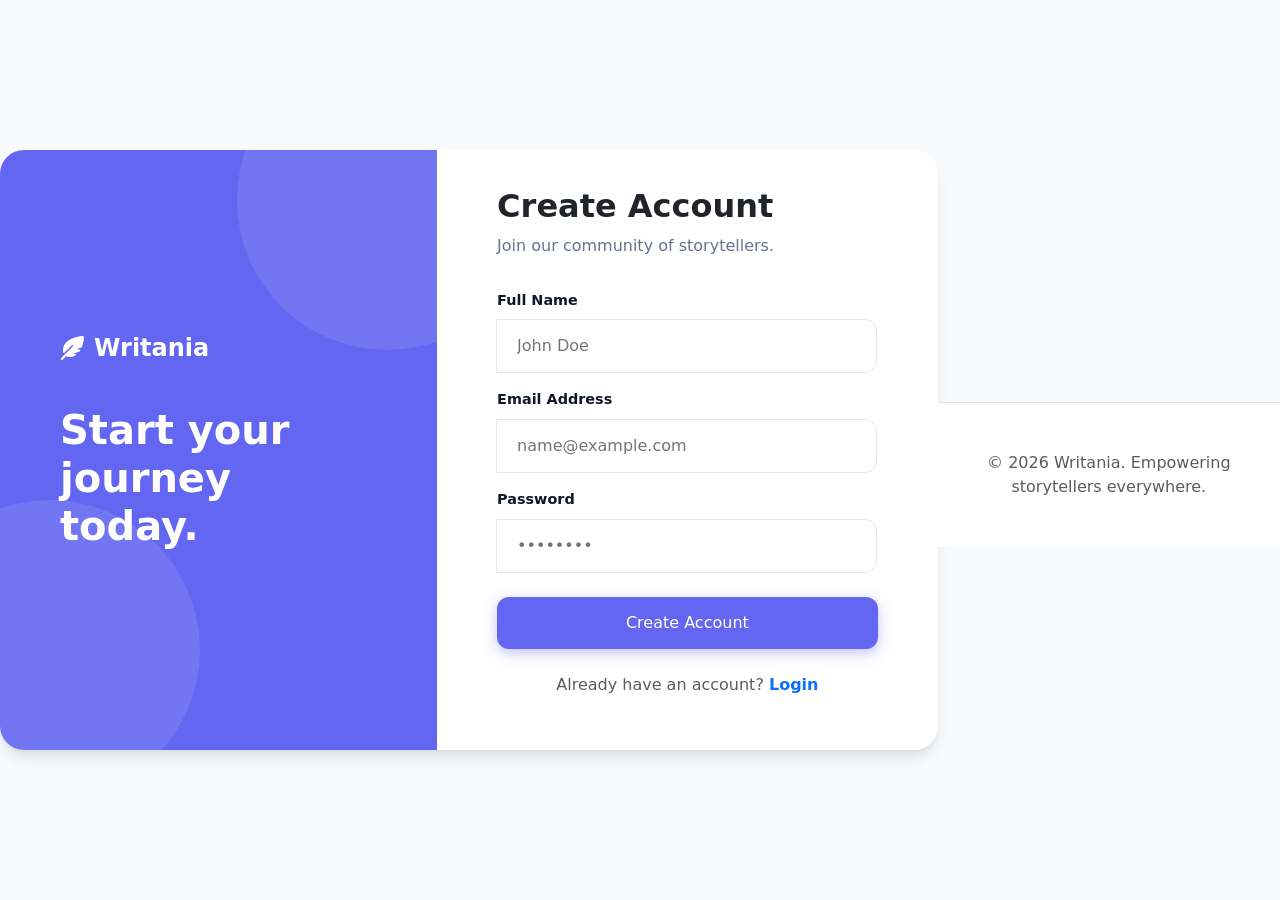
<file: signup.html>
<!DOCTYPE html>
<html lang="en">
<head>
  <meta charset="UTF-8">
  <meta name="viewport" content="width=device-width, initial-scale=1.0">
  <title>Sign Up - Writania</title>
  <link rel="stylesheet" href="css/style.css">
  <link rel="stylesheet" href="https://cdnjs.cloudflare.com/ajax/libs/font-awesome/6.4.0/css/all.min.css">
  <link href="https://cdn.jsdelivr.net/npm/bootstrap@5.3.0/dist/css/bootstrap.min.css" rel="stylesheet">
  <style>
    body { background: var(--bg-color); height: 100vh; display: flex; align-items: center; justify-content: center; }
    .auth-container { width: 100%; max-width: 1000px; height: 600px; display: flex; border-radius: var(--radius-lg); overflow: hidden; box-shadow: var(--shadow-lg); background: white; }
    .auth-left { flex: 1; background: var(--primary); color: white; padding: 60px; display: flex; flex-direction: column; justify-content: center; position: relative; overflow: hidden; }
    .auth-right { flex: 1.2; padding: 60px; display: flex; flex-direction: column; justify-content: center; background: white; overflow-y: auto; }
    .floating-circle { position: absolute; width: 300px; height: 300px; border-radius: 50%; background: rgba(255,255,255,0.1); }
    @media (max-width: 900px) { .auth-left { display: none; } .auth-container { max-width: 500px; height: auto; min-height: 500px; } }
    a, a:hover { text-decoration: none !important; }
  </style>
</head>
<body>
  <div class="auth-container">
    <div class="auth-left">
      <div class="floating-circle" style="top: -100px; right: -100px;"></div>
      <div class="floating-circle" style="bottom: -50px; left: -100px;"></div>
      <a href="index.html" class="logo" style="color: white; margin-bottom: 40px;">
        <i class="fa-solid fa-feather-pointed"></i> Writania
      </a>
      <h1 style="font-size: 2.5rem; font-weight: 800; line-height: 1.2; margin-bottom: 20px;">Start your journey today.</h1>
    </div>
    <div class="auth-right">
      <form id="signupForm">
        <h2 style="font-weight: 800; margin-bottom: 8px;">Create Account</h2>
        <p style="color: var(--text-secondary); margin-bottom: 32px;">Join our community of storytellers.</p>
        <div class="input-group mb-3">
          <label>Full Name</label>
          <input type="text" id="signup-name" class="input-field" placeholder="John Doe" required>
        </div>
        <div class="input-group mb-3">
          <label>Email Address</label>
          <input type="email" id="signup-email" class="input-field" placeholder="name@example.com" required>
        </div>
        <div class="input-group mb-4">
          <label>Password</label>
          <input type="password" id="signup-password" class="input-field" placeholder="••••••••" required>
        </div>
        <button type="submit" class="btn btn-primary w-100" style="padding: 14px; border-radius: 12px;">Create Account</button>
        <p class="mt-4 text-center text-muted">Already have an account? <a href="login.html" class="text-primary fw-bold">Login</a></p>
      </form>
    </div>
  </div>
  <script src="js/main.js"></script>
</body>
</html>
</file>
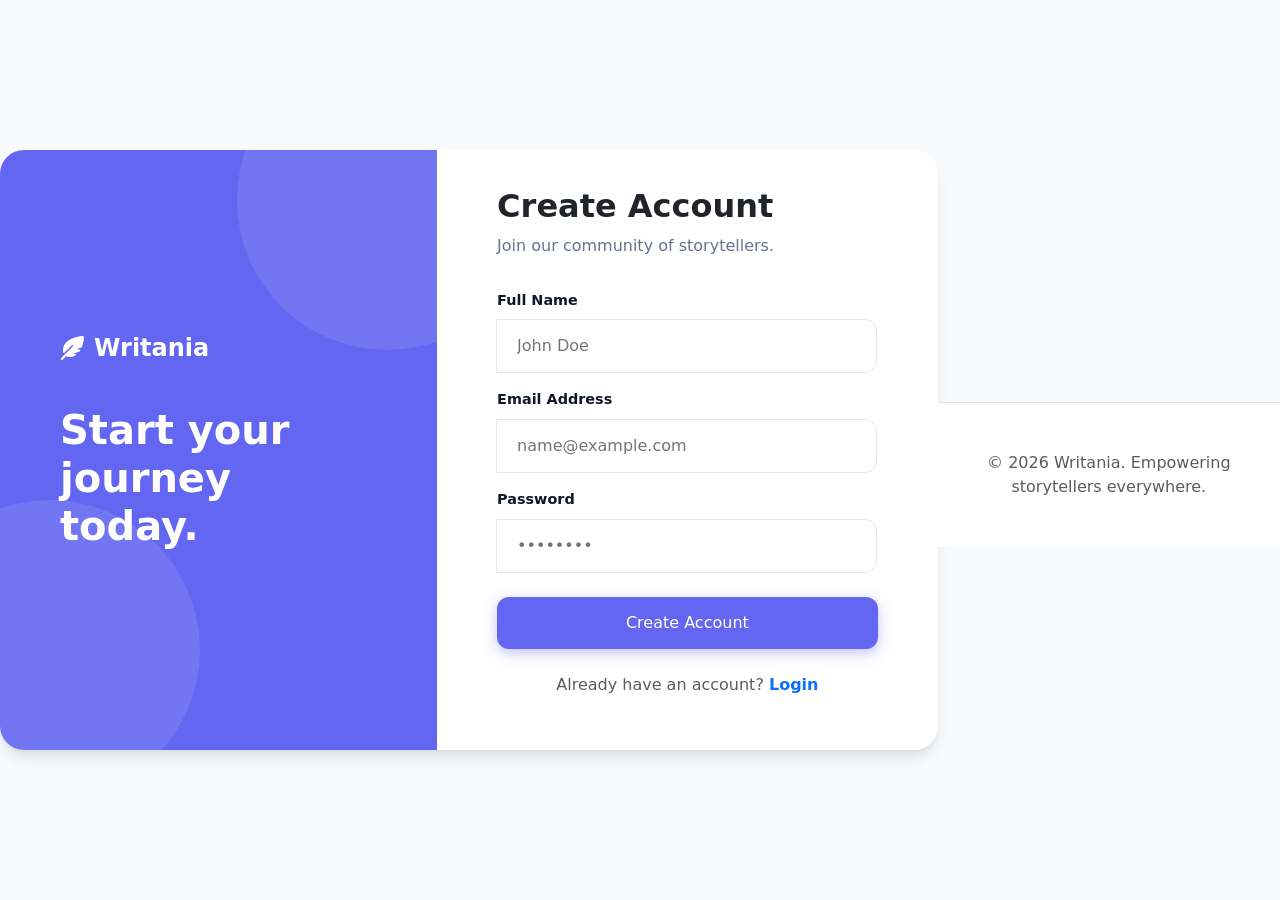
<file: write.html>
<!DOCTYPE html>
<html lang="en">
<head>
  <meta charset="UTF-8">
  <meta name="viewport" content="width=device-width, initial-scale=1.0">
  <title>Write - Writania</title>
  <link rel="stylesheet" href="css/style.css">
  <link rel="stylesheet" href="https://cdnjs.cloudflare.com/ajax/libs/font-awesome/6.4.0/css/all.min.css">
  <link href="https://cdn.jsdelivr.net/npm/bootstrap@5.3.0/dist/css/bootstrap.min.css" rel="stylesheet">
  <style>
    a, a:hover, h1, h2, h3, h4, h5, h6 { text-decoration: none !important; }
  </style>
  <style>
    .write-layout {
      max-width: 900px;
      margin: 100px auto 80px;
      padding: 0 24px;
    }

    .editor-card {
      background: white;
      border-radius: var(--radius-lg);
      border: 1px solid transparent;
      overflow: hidden;
    }

    .editor-header {
      padding: 40px 40px 10px;
    }

    .editor-title-input {
      width: 100%;
      font-size: 3.5rem;
      font-weight: 800;
      border: none;
      outline: none;
      font-family: var(--font-main);
      color: var(--text-primary);
      margin-bottom: 24px;
      letter-spacing: -0.02em;
    }

    .editor-title-input::placeholder {
      color: #e2e8f0;
    }

    .editor-meta {
      display: flex;
      gap: 16px;
      padding-bottom: 20px;
      border-bottom: 1px solid var(--border);
    }

    .toolbar {
      display: flex;
      gap: 8px;
      padding: 12px 40px;
      background: #fafafa;
      border-bottom: 1px solid var(--border);
    }

    .toolbar-btn {
      width: 36px;
      height: 36px;
      border-radius: 8px;
      display: flex;
      align-items: center;
      justify-content: center;
      color: var(--text-secondary);
      transition: all 0.2s ease;
    }

    .toolbar-btn:hover {
      background: white;
      color: var(--primary);
      box-shadow: var(--shadow-sm);
    }

    .editor-content {
      padding: 40px;
      min-height: 500px;
      outline: none;
      font-size: 1.25rem;
      line-height: 1.8;
      color: #334155;
    }

    .editor-content[placeholder]:empty:before {
      content: attr(placeholder);
      color: #94a3b8;
    }

    .save-actions {
      display: flex;
      justify-content: flex-end;
      gap: 16px;
      margin-top: 32px;
    }
  </style>
</head>
<body>
  
  <script>
    // Route Protection: Redirect to signup if not logged in
    if (!localStorage.getItem('writania_currentUser')) {
      window.location.href = 'signup.html';
    }
  </script>

  <!-- Navbar -->
  <nav class="navbar" id="main-nav"></nav>

  <div class="write-layout">
    <div style="display: flex; justify-content: space-between; align-items: center; margin-bottom: 24px;">
      <h1 style="font-size: 2rem; font-weight: 800;">Draft <span class="text-cursive" style="color:var(--primary)">Story</span></h1>
      <div id="saveStatus" style="font-size: 0.9rem; color: var(--text-secondary);">Saved automatically</div>
    </div>

    <div class="editor-card">
      <div class="editor-header">
        <input type="text" id="postTitle" class="editor-title-input" placeholder="Give it a catchy title...">
        
        <div class="editor-meta">
          <select id="postCategory" class="input-field" style="width: 200px; padding: 8px 12px;">
            <option value="" disabled selected>Select Category</option>
            <option value="Lifestyle">Lifestyle</option>
            <option value="Wellness">Wellness</option>
            <option value="Creativity">Creativity</option>
            <option value="Technology">Technology</option>
            <option value="Travel">Travel</option>
          </select>
          
          <div style="flex:1;"></div>
          
          <div class="image-upload-wrapper">
            <input type="file" id="imageInput" accept="image/*" style="display:none;">
            <button class="btn btn-secondary" onclick="document.getElementById('imageInput').click()" style="padding:8px 16px; font-size:0.85rem;"><i class="fa-solid fa-image"></i> Add Cover</button>
          </div>
        </div>
        
        <div id="imagePreviewContainer" style="display:none; margin-top:20px; position:relative;">
            <img id="imagePreview" src="" style="width:100%; height:300px; object-fit:cover; border-radius:var(--radius-lg); border:1px solid var(--border);">
            <button onclick="removeImage()" style="position:absolute; top:10px; right:10px; background:rgba(0,0,0,0.5); color:white; border:none; width:32px; height:32px; border-radius:50%; cursor:pointer;"><i class="fa-solid fa-xmark"></i></button>
        </div>
      </div>

      <div class="toolbar">
        <button class="toolbar-btn" onclick="document.execCommand('bold')" title="Bold"><i class="fa-solid fa-bold"></i></button>
        <button class="toolbar-btn" onclick="document.execCommand('italic')" title="Italic"><i class="fa-solid fa-italic"></i></button>
        <button class="toolbar-btn" onclick="document.execCommand('underline')" title="Underline"><i class="fa-solid fa-underline"></i></button>
        <div style="width: 1px; background: var(--border); margin: 0 8px;"></div>
        <button class="toolbar-btn" onclick="document.execCommand('insertUnorderedList')" title="Bullet List"><i class="fa-solid fa-list-ul"></i></button>
        <button class="toolbar-btn" onclick="document.execCommand('insertOrderedList')" title="Numbered List"><i class="fa-solid fa-list-ol"></i></button>
        <div style="width: 1px; background: var(--border); margin: 0 8px;"></div>
        <button class="toolbar-btn" onclick="triggerBodyImage()" title="Insert Image"><i class="fa-solid fa-image" style="color:var(--teal)"></i></button>
        <input type="file" id="bodyImageInput" accept="image/*" style="display:none;" onchange="handleBodyImage(this)">
      </div>

      <div id="postContent" class="editor-content" contenteditable="true" placeholder="Start writing your story here..."></div>
    </div>


    <div class="save-actions">
      <button id="btnDraft" class="btn btn-secondary" style="font-family: var(--font-pixel); font-size: 0.6rem;">SAVE DRAFT</button>
      <button id="btnPublish" class="btn btn-primary">Publish Story <i class="fa-solid fa-paper-plane" style="margin-left:8px"></i></button>
    </div>
  </div>

  <script src="js/main.js"></script>
  <script src="js/blog.js"></script>
  <script>
    document.addEventListener("DOMContentLoaded", () => {
      const titleInput = document.getElementById('postTitle');
      const categorySelect = document.getElementById('postCategory');
      const contentEditor = document.getElementById('postContent');
      const btnDraft = document.getElementById('btnDraft');
      const btnPublish = document.getElementById('btnPublish');
      const saveStatus = document.getElementById('saveStatus');
      const imageInput = document.getElementById('imageInput');
      const imagePreview = document.getElementById('imagePreview');
      const imagePreviewContainer = document.getElementById('imagePreviewContainer');

      const urlParams = new URLSearchParams(window.location.search);
      const editId = urlParams.get('edit');
      const draftId = urlParams.get('draft');
      let activeBlog = null;
      let isDraftMode = !!draftId;
      let uploadedImage = null;

      // --- 1. Initialization & Pre-fill ---
      if (editId || draftId) {
        const key = draftId ? 'writania_drafts' : 'writania_blogs';
        const items = JSON.parse(localStorage.getItem(key)) || [];
        activeBlog = items.find(i => i.id == (editId || draftId));
        
        if (activeBlog) {
          titleInput.value = activeBlog.title;
          categorySelect.value = activeBlog.category;
          contentEditor.innerHTML = activeBlog.content;

          if (activeBlog.image && !activeBlog.image.includes('picsum')) {
            uploadedImage = activeBlog.image;
            imagePreview.src = uploadedImage;
            imagePreviewContainer.style.display = 'block';
          }
          
          if (editId) {
            btnPublish.innerHTML = `Update Story <i class="fa-solid fa-rotate" style="margin-left:8px"></i>`;
            document.querySelector('h1').innerHTML = `Edit <span class="text-cursive" style="color:var(--primary)">Story</span>`;
          }
        }
      }

      // --- 2. Image Handling ---
      imageInput.addEventListener('change', (e) => {
        const file = e.target.files[0];
        if (file) {
            if (file.size > 2 * 1024 * 1024) {
                showToast('Image too large! Max 2MB.', 'error');
                return;
            }
            const reader = new FileReader();
            reader.onload = (event) => {
                uploadedImage = event.target.result;
                imagePreview.src = uploadedImage;
                imagePreviewContainer.style.display = 'block';
            };
            reader.readAsDataURL(file);
        }
      });

      window.removeImage = () => {
        uploadedImage = null;
        imagePreview.src = '';
        imagePreviewContainer.style.display = 'none';
        imageInput.value = '';
      };


      let typingTimer;
      contentEditor.addEventListener('input', () => {
        clearTimeout(typingTimer);
        saveStatus.textContent = 'Typing...';
        
        typingTimer = setTimeout(() => {
          saveStatus.textContent = 'Ready to save';
        }, 1000);
      });

      // --- 4. Auto-save ---
      setInterval(() => {
        if (contentEditor.innerText.trim().length > 20) {
            handleSaveDraft(true); // silent autosave
        }
      }, 30000);

      // --- FEATURE 3: CUSTOM PROMISE (Blog Publishing with Validation) ---
      function publishBlogWithPromise(blogData) {
        return new Promise((resolve, reject) => {
          // Synchronous validation
          if (!blogData.title || blogData.title.trim() === '') {
            reject('Title is required');
            return;
          }
          if (!blogData.category) {
            reject('Please select a category');
            return;
          }
          if (!blogData.content || blogData.content.trim().length < 50) {
            reject('Content must be at least 50 characters long.');
            return;
          }
          
          // Simulate async save operation
          setTimeout(() => {
            try {
              let blogs = JSON.parse(localStorage.getItem('writania_blogs')) || [];
              const blogIdx = blogs.findIndex(b => b.id === blogData.id);
              
              if (blogIdx > -1) {
                blogs[blogIdx] = blogData;
              } else {
                blogs.unshift(blogData);
                // Increment stories count only on NEW publish
                updateUserStoriesCount(JSON.parse(localStorage.getItem('writania_currentUser')), 1);
              }
              
              localStorage.setItem('writania_blogs', JSON.stringify(blogs));

              // If it was a draft, remove it synchronously
              if (draftId || activeBlog) {
                let drafts = JSON.parse(localStorage.getItem('writania_drafts')) || [];
                localStorage.setItem('writania_drafts', JSON.stringify(drafts.filter(d => d.id != blogData.id)));
              }
              resolve('Blog published successfully!');
            } catch (error) {
              reject('Failed to save blog: ' + error.message);
            }
          }, 1500);
        });
      }

      function handleSaveDraft(isAutosave = false) {
        const title = titleInput.value.trim();
        const category = categorySelect.value;
        const html = contentEditor.innerHTML;
        const text = contentEditor.innerText.trim();

        if (!isAutosave && (!title || !category || text.length < 50)) {
          showToast('Please provide a title, category, and more content!', 'error');
          return;
        }

        const currentUser = JSON.parse(localStorage.getItem('writania_currentUser'));
        const postData = buildPostDataObject(currentUser, title, category, html, text);

        let drafts = JSON.parse(localStorage.getItem('writania_drafts')) || [];
        const idx = drafts.findIndex(d => d.id === postData.id);
        
        if (idx > -1) drafts[idx] = postData;
        else drafts.unshift(postData);
        
        localStorage.setItem('writania_drafts', JSON.stringify(drafts));
        
        saveStatus.textContent = `Draft saved at ${new Date().toLocaleTimeString([], {hour: '2-digit', minute:'2-digit'})}`;
        if (!isAutosave) showToast('Draft saved successfully!');
      }

      function handlePublish() {
        const title = titleInput.value.trim();
        const category = categorySelect.value;
        const html = contentEditor.innerHTML;
        const text = contentEditor.innerText.trim();
        const currentUser = JSON.parse(localStorage.getItem('writania_currentUser'));
        const postData = buildPostDataObject(currentUser, title, category, html, text);

        // UI Loading State
        const originalBtnText = btnPublish.innerHTML;
        btnPublish.innerHTML = '<i class="fa-solid fa-spinner fa-spin"></i> Publishing...';
        btnPublish.disabled = true;

        // Custom Promise execution
        publishBlogWithPromise(postData)
          .then(message => {
            showToast(message, 'success');
            setTimeout(() => window.location.href = 'dashboard.html', 1500);
          })
          .catch(error => {
            btnPublish.innerHTML = originalBtnText;
            btnPublish.disabled = false;
            showToast(error, 'error');
          });
      }

      function buildPostDataObject(currentUser, title, category, html, text) {
        return {
          id: activeBlog ? activeBlog.id : Date.now(),
          title,
          category,
          content: html,
          excerpt: text.substring(0, 120) + '...',
          author: currentUser.name,
          authorId: currentUser.id,
          avatar: currentUser.avatar || currentUser.name,
          image: uploadedImage || (activeBlog ? activeBlog.image : `https://picsum.photos/seed/writania${Date.now()}/800/600`),
          likes: activeBlog ? activeBlog.likes : 0,
          views: activeBlog ? activeBlog.views : 0,
          comments: activeBlog ? activeBlog.comments : 0,
          date: activeBlog ? activeBlog.date : new Date().toISOString(),
          lastSaved: new Date().toISOString(),
          readingTime: Math.ceil(text.split(/\s+/).length / 200) + ' min read'
        };
      }

      function updateUserStoriesCount(user, diff) {
        const users = JSON.parse(localStorage.getItem('writania_users')) || [];
        const idx = users.findIndex(u => u.id === user.id);
        if (idx > -1) {
            users[idx].stories = Math.max(0, (users[idx].stories || 0) + diff);
            localStorage.setItem('writania_users', JSON.stringify(users));
            user.stories = users[idx].stories;
            localStorage.setItem('writania_currentUser', JSON.stringify(user));
        }
      }

      btnDraft.addEventListener('click', () => handleSaveDraft(false));
      btnPublish.addEventListener('click', handlePublish);
      window.handleBodyImage = (input) => {
        const file = input.files[0];
        if (!file) return;
        
        const reader = new FileReader();
        reader.onload = (e) => {
          const imgHtml = `<img src="${e.target.result}" style="max-width:100%; border-radius:var(--radius); margin: 20px 0; display:block; box-shadow:var(--shadow-md);">`;
          document.execCommand('insertHTML', false, imgHtml);
          input.value = ''; // Reset input
        };
        reader.readAsDataURL(file);
      };

      window.triggerBodyImage = () => {
        document.getElementById('bodyImageInput').click();
      };
    });
  </script>
</body>
</html>
</file>
<file: css/style.css>
/* 
  Writania Master Stylesheet 
  Brand Colors: #6366f1 (Primary), #10b981 (Teal), #f59e0b (Orange)
*/

@import url('https://fonts.googleapis.com/css2?family=Inter:wght@400;500;600;700;800&family=Poppins:wght@400;500;600;700&family=Dancing+Script:wght@600;700&family=Press+Start+2P&display=swap');

:root {
  /* Brand System */
  --primary: #6366f1;
  --primary-hover: #4f46e5;
  --teal: #10b981;
  --orange: #f59e0b;
  
  /* UI Colors */
  --bg-color: #f8fafc;
  --bg-card: #ffffff;
  --text-primary: #0f172a;
  --text-secondary: #64748b;
  --border: #e2e8f0;
  
  /* Decorative Accents */
  --accent-pixel: #ec4899;
  --accent-cursive: #14b8a6;
  --gold: #fbbf24;
  --silver: #cbd5e1;
  --bronze: #b45309;

  /* Typography */
  --font-main: 'Inter', 'Poppins', system-ui, sans-serif;
  --font-pixel: 'Press Start 2P', cursive;
  --font-cursive: 'Dancing Script', cursive;

  /* Layout & Depth */
  --radius: 12px;
  --radius-lg: 24px;
  --shadow-sm: 0 1px 3px rgba(0,0,0,0.05);
  --shadow-md: 0 4px 6px -1px rgba(0,0,0,0.1), 0 2px 4px -1px rgba(0,0,0,0.06);
  --shadow-lg: 0 10px 15px -3px rgba(0,0,0,0.1), 0 4px 6px -2px rgba(0,0,0,0.05);
  --shadow-hover: 0 20px 25px -5px rgba(0,0,0,0.1), 0 10px 10px -5px rgba(0,0,0,0.04);
  --transition: all 0.3s cubic-bezier(0.4, 0, 0.2, 1);
}

/* --- Dark Mode Variables & Polish --- */
body.dark-mode {
  --bg-color: #0f172a;
  --bg-card: #1e293b;
  --text-primary: #f8fafc;
  --text-secondary: #94a3b8;
  --border: #334155;
  --shadow-sm: 0 1px 3px rgba(0,0,0,0.3);
  --shadow-md: 0 4px 6px -1px rgba(0,0,0,0.4);
  --shadow-lg: 0 10px 15px -3px rgba(0,0,0,0.5);
}

body.dark-mode .split-left { background: #020617; }
body.dark-mode .split-right, body.dark-mode .editor-card, body.dark-mode .arc-card, body.dark-mode .alphabet-row .letter-box { background: var(--bg-card); }
body.dark-mode .blog-header { background: linear-gradient(180deg, var(--bg-color) 0%, var(--bg-card) 100%); }
body.dark-mode .input-field { background: #0f172a; }
body.dark-mode .dash-card-sidebar { background: linear-gradient(135deg, rgba(99, 102, 241, 0.05), #1e293b); }

/* --- Base & Reset --- */
* { margin: 0; padding: 0; box-sizing: border-box; }
body {
  font-family: var(--font-main);
  background-color: var(--bg-color);
  color: var(--text-primary);
  line-height: 1.6;
  overflow-x: hidden;
  -webkit-font-smoothing: antialiased;
  transition: background-color 0.3s ease, color 0.3s ease;
}
a { text-decoration: none !important; color: inherit; transition: all 0.2s ease; }
h1, h2, h3, h4, h5, h6 { text-decoration: none !important; }
button { cursor: pointer; border: none; background: none; font-family: inherit; }
img { max-width: 100%; height: auto; display: block; }

/* --- Utility Classes --- */
.container { max-width: 1200px; margin: 0 auto; padding: 0 24px; }
.text-cursive { font-family: var(--font-cursive); color: var(--accent-cursive); }
.text-pixel { font-family: var(--font-pixel); color: var(--accent-pixel); font-size: 0.75rem; letter-spacing: 0.05em; }
.text-gradient { 
  background: linear-gradient(135deg, var(--primary), #8b5cf6); 
  -webkit-background-clip: text; 
  background-clip: text; 
  -webkit-text-fill-color: transparent; 
}

/* --- Navigation --- */
.navbar {
  position: fixed;
  top: 0;
  left: 0;
  width: 100%;
  height: 80px;
  background: white;
  border-bottom: 1px solid var(--border);
  z-index: 1000;
  display: flex;
  align-items: center;
  transition: var(--transition);
}
.navbar .logo span { color: var(--text-primary); }
.navbar .nav-links a { color: var(--text-secondary) !important; }
.navbar .nav-links a:hover, .navbar .nav-links a.active { color: var(--primary) !important; }

.image-carousel-container {
  overflow: hidden;
  width: 100%;
  position: relative;
}
.navbar .container {
  display: flex;
  justify-content: space-between;
  align-items: center;
  width: 100%;
}
.logo { font-weight: 800; font-size: 1.5rem; display: flex; align-items: center; gap: 10px; }
.nav-links { display: flex; gap: 32px; align-items: center; }
.nav-links a { font-weight: 600; color: var(--text-secondary); position: relative; }
.nav-links a.active { color: var(--primary); }
.mobile-menu-btn { display: none; font-size: 1.5rem; color: var(--text-primary); }

/* --- Buttons --- */
.btn {
  display: inline-flex;
  align-items: center;
  justify-content: center;
  padding: 12px 24px;
  border-radius: 50px;
  font-weight: 600;
  transition: all 0.3s cubic-bezier(0.4, 0, 0.2, 1);
  gap: 10px;
  border: 2px solid transparent;
}
.btn-primary { background: var(--primary) !important; color: white !important; box-shadow: 0 4px 14px rgba(99, 102, 241, 0.4) !important; border: none !important; }
.btn-primary:hover { background: var(--primary-hover) !important; transform: translateY(-2px) !important; box-shadow: 0 6px 20px rgba(99, 102, 241, 0.3) !important; }
.btn-secondary { background: white !important; color: var(--primary) !important; border: 2px solid white !important; }
.btn-secondary:hover { background: rgba(255,255,255,0.9) !important; }

.btn-logout {
  background: rgba(255,255,255,0.15) !important;
  color: white !important;
  border: 1px solid rgba(255,255,255,0.3) !important;
  padding: 6px 16px !important;
  border-radius: 50px !important;
  font-size: 0.85rem !important;
  font-weight: 700 !important;
  transition: all 0.3s ease !important;
}
.btn-logout:hover {
  background: rgba(239, 68, 68, 0.9) !important;
  border-color: transparent !important;
  transform: translateY(-1px);
}

/* --- Hero Section & Typography --- */
.hero { 
  padding-top: 140px; 
  min-height: 100vh; 
  display: flex; 
  flex-direction: column; 
  align-items: center; 
  justify-content: center; 
}
.hero-headline {
  font-size: clamp(3rem, 6vw, 5.5rem);
  font-weight: 800;
  line-height: 1.05;
  letter-spacing: -0.04em;
  margin-bottom: 24px;
}
.hero-subheadline {
  font-size: 1.25rem;
  color: var(--text-secondary);
  max-width: 600px;
  margin: 0 auto 40px;
}

/* --- 3D Book Animation --- */
.book-container { 
  perspective: 1500px; 
  width: 320px; 
  height: 440px; 
  position: relative; 
  cursor: pointer; 
  margin: 0 auto 60px; 
  transform: scale(1.1);
}
.book { width: 100%; height: 100%; position: absolute; transform-style: preserve-3d; transition: transform 0.8s cubic-bezier(0.6, 0, 0.4, 1); transform-origin: left center; }
.book-cover {
  position: absolute;
  width: 100%;
  height: 100%;
  background: linear-gradient(135deg, var(--primary), #4338ca);
  border-radius: 4px 16px 16px 4px;
  display: flex; flex-direction: column; align-items: center; justify-content: center;
  transform-origin: left center; transition: transform 0.8s cubic-bezier(0.6, 0, 0.4, 1);
  z-index: 5; color: white; padding: 30px; border: 1px solid rgba(255,255,255,0.1);
  box-shadow: 10px 10px 30px rgba(0,0,0,0.2);
}
.book-page {
  position: absolute; width: 96%; height: 96%; top: 2%; left: 2%;
  background: #fffdfa; border-radius: 2px 14px 14px 2px;
  z-index: 1; padding: 40px 30px; display: flex; flex-direction: column;
  box-shadow: inset 3px 0 10px rgba(0,0,0,0.05);
}
.book-container:hover .book { transform: translateX(50px); }
.book-container:hover .book-cover { transform: rotateY(-150deg); }
.book-open-cta { opacity: 0; transition: opacity 0.4s ease 0.4s; }
.book-container:hover .book-open-cta { opacity: 1; }

/* --- 3D Kinetic Text (Vertical) --- */
.kinetic-3d-wrapper {
  position: relative; width: 100%; height: 350px;
  transform-style: preserve-3d; display: flex; align-items: center; justify-content: center;
  animation: rotateKinetic 30s linear infinite;
  transform: rotateX(10deg);
}
.kinetic-phrase {
  position: absolute; font-size: clamp(1.2rem, 3.5vw, 3rem); font-weight: 900;
  text-transform: uppercase; white-space: nowrap; color: var(--text-primary);
  backface-visibility: hidden; transition: all 0.3s ease;
  filter: drop-shadow(0 10px 15px rgba(0,0,0,0.1));
}
.kinetic-phrase span {
  display: inline-block; background: linear-gradient(135deg, var(--text-primary), var(--primary));
  -webkit-background-clip: text; background-clip: text; -webkit-text-fill-color: transparent;
}
/* Distribute phrases in a cylindrical circle (Y-axis) in 3D space */
.phrase-1 { transform: rotateY(0deg) translateZ(400px); }
.phrase-2 { transform: rotateY(72deg) translateZ(400px); }
.phrase-3 { transform: rotateY(144deg) translateZ(400px); }
.phrase-4 { transform: rotateY(216deg) translateZ(400px); }
.phrase-5 { transform: rotateY(288deg) translateZ(400px); }

@keyframes rotateKinetic {
  from { transform: rotateX(10deg) rotateY(0deg); }
  to { transform: rotateX(10deg) rotateY(360deg); }
}

/* --- Components & Cards --- */
.feature-card, .blog-card, .dash-card {
  background: var(--bg-card); border: 1px solid var(--border); border-radius: var(--radius-lg);
  padding: 0; transition: var(--transition); box-shadow: var(--shadow-sm);
  width: 340px; height: 500px; flex-shrink: 0;
  display: flex; flex-direction: column; overflow: hidden;
  text-align: left;
}

.blog-image-placeholder {
  width: 100%;
  height: 200px;
  background: #f1f5f9;
  position: relative;
  overflow: hidden;
}

.blog-card-img {
  width: 100%;
  height: 100%;
  object-fit: cover;
  transition: transform 0.5s ease;
}

.blog-card:hover .blog-card-img {
  transform: scale(1.1);
}

.blog-content {
  padding: 24px;
  display: flex;
  flex-direction: column;
  flex: 1;
}

.feature-card {
  padding: 40px 24px;
  align-items: center;
  justify-content: center;
  text-align: center;
}

.feature-card:hover, .blog-card:hover, .dash-card:hover { transform: translateY(-10px); box-shadow: var(--shadow-hover); border-color: var(--primary); }

.carousel-item {
  background: linear-gradient(135deg, rgba(99, 102, 241, 0.05), #ffffff);
  border: 1px solid rgba(99, 102, 241, 0.1);
  padding: 40px 24px;
  border-radius: var(--radius-lg);
  width: 280px;
  height: 380px;
  display: flex;
  flex-direction: column;
  align-items: center;
  justify-content: center;
  text-align: center;
  transition: var(--transition);
  box-shadow: 0 10px 20px rgba(0,0,0,0.05);
}

.carousel-item:hover {
  transform: translateY(-10px) scale(1.02);
  border-color: var(--primary);
  box-shadow: 0 20px 40px rgba(99, 102, 241, 0.15);
  background: white;
}

.glass-card {
  background: rgba(255, 255, 255, 0.8);
  backdrop-filter: blur(12px);
  -webkit-backdrop-filter: blur(12px);
  border: 1px solid rgba(255, 255, 255, 0.3);
  box-shadow: var(--shadow-lg);
}

.badge { padding: 4px 12px; border-radius: 20px; font-size: 0.75rem; font-weight: 700; background: #f1f5f9; color: var(--text-secondary); }
.badge-ai { background: linear-gradient(135deg, var(--teal), var(--primary)); color: white; }

/* --- Carousel & Marquee --- */
.marquee-tape {
  width: 100%; overflow: hidden; background: var(--text-primary); padding: 15px 0;
  transform: rotate(-1.5deg) scale(1.05); white-space: nowrap; margin: 60px 0;
}
.marquee-content {
  display: inline-flex; animation: marquee 30s linear infinite;
  gap: 50px; align-items: center; color: white; font-weight: 800; font-size: 1.2rem;
}
@keyframes marquee { from { transform: translateX(0); } to { transform: translateX(-50%); } }

/* --- Author Cards (Carousel) --- */
.author-card {
  background: white;
  border-radius: 28px;
  padding: 40px 20px;
  width: 260px;
  min-width: 260px;
  box-shadow: 0 10px 40px rgba(0,0,0,0.04);
  margin: 0 15px;
  text-align: center;
  border: 2px solid transparent;
  transition: all 0.4s cubic-bezier(0.175, 0.885, 0.32, 1.275);
  display: flex;
  flex-direction: column;
  align-items: center;
}

.author-card.highlighted {
  border-color: #6366f1;
  box-shadow: 0 20px 40px rgba(99, 102, 241, 0.15);
  transform: translateY(-10px);
}

.author-card:hover {
  transform: translateY(-10px);
  border-color: #6366f1;
  box-shadow: 0 20px 40px rgba(99, 102, 241, 0.1);
}

.avatar-wrapper {
  width: 100px;
  height: 100px;
  border-radius: 50%;
  overflow: hidden;
  margin-bottom: 24px;
  border: 4px solid #e2e8f0;
  padding: 4px;
  background: white;
}

.avatar-wrapper img {
  width: 100%;
  height: 100%;
  object-fit: cover;
  border-radius: 50%;
}

.author-card h3 {
  font-size: 1.4rem;
  font-weight: 800;
  color: var(--text-primary);
  margin-bottom: 8px;
}

.author-card p {
  color: #6366f1;
  font-weight: 700;
  font-size: 0.95rem;
  display: flex;
  align-items: center;
  gap: 8px;
}

.image-carousel-track { 
  display: inline-flex; 
  gap: 0; 
  animation: scrollCarousel 20s linear infinite; 
  width: max-content;
  padding: 20px 0;
}
@keyframes scrollCarousel { 
  0% { transform: translateX(0); } 
  100% { transform: translateX(-50%); } 
}

/* --- Arc Gallery --- */
.arc-gallery-container {
  display: flex; justify-content: center; align-items: flex-end; gap: -20px;
  height: 400px; padding: 40px; margin-top: 50px;
}
.arc-card {
  width: 220px; height: 320px; background: white; border-radius: 24px;
  overflow: hidden; box-shadow: var(--shadow-lg); transition: all 0.4s cubic-bezier(0.175, 0.885, 0.32, 1.275);
  transform-origin: bottom center; cursor: pointer; position: relative;
}
.arc-card img { width: 100%; height: 100%; object-fit: cover; }
.arc-card:nth-child(1) { transform: rotate(-20deg) translateY(60px); }
.arc-card:nth-child(2) { transform: rotate(-10deg) translateY(20px); }
.arc-card:nth-child(3) { transform: rotate(0deg) translateY(0); }
.arc-card:nth-child(4) { transform: rotate(10deg) translateY(20px); }
.arc-card:nth-child(5) { transform: rotate(20deg) translateY(60px); }
.arc-card:hover { transform: scale(1.15) translateY(-20px) rotate(0); z-index: 100; box-shadow: var(--shadow-hover); }

/* --- Forms --- */
.input-group label { display: block; margin-bottom: 8px; font-weight: 600; color: var(--text-primary); font-size: 0.9rem; }
.input-field {
  width: 100%; padding: 14px 20px; border: 1px solid var(--border);
  border-radius: var(--radius); font-size: 1rem; transition: all 0.3s;
  background: var(--bg-card); color: var(--text-primary);
}
.input-field:focus { outline: none; border-color: var(--primary); box-shadow: 0 0 0 4px rgba(99, 102, 241, 0.1); }

/* --- Form Validation Visuals --- */
.input-wrap { position: relative; width: 100%; }
.input-wrap i.validate-status { 
    position: absolute; right: 16px; top: 50%; transform: translateY(-50%); 
    font-size: 1.1rem; opacity: 0; pointer-events: none; transition: all 0.3s ease; 
}
.input-field.is-valid { border-color: var(--teal) !important; padding-right: 48px; }
.input-field.is-valid + i.validate-status { opacity: 1; color: var(--teal); }
.input-field.is-invalid { border-color: #ef4444 !important; padding-right: 48px; }
.input-field.is-invalid + i.validate-status { opacity: 1; color: #ef4444; }

/* --- Password Strength Meter --- */
.strength-meter { height: 4px; border-radius: 2px; background: var(--border); margin-top: 8px; overflow: hidden; position: relative; }
.strength-progress { height: 100%; width: 0%; transition: all 0.5s ease; border-radius: 2px; }
.strength-weak { background: #ef4444; width: 33%; }
.strength-medium { background: #f59e0b; width: 66%; }
.strength-strong { background: var(--teal); width: 100%; }

/* --- Responsive --- */
/* --- Explore Topics --- */
.alphabet-section { width: 100%; display: block; margin: 120px 0; }
.alphabet-grid {
  display: flex;
  flex-direction: column;
  gap: 16px;
  align-items: center;
  margin-top: 40px;
}
.alphabet-row {
  display: flex;
  justify-content: center;
  gap: 16px;
  width: 100%;
  flex-wrap: wrap;
}
.letter-box {
  background: white; border: 1px solid var(--border); border-radius: 20px;
  display: flex; align-items: center; justify-content: center;
  font-weight: 700; color: var(--text-primary); box-shadow: var(--shadow-sm);
  transition: all 0.3s ease;
}
.letter-box:hover { transform: translateY(-5px); box-shadow: var(--shadow-hover); border-color: var(--primary); color: var(--primary); }

/* --- Stats Grid --- */
.stats-grid {
  display: grid;
  grid-template-columns: repeat(4, 1fr);
  gap: 24px;
  margin: 120px 0;
}
.stat-card {
  background: var(--bg-card); padding: 32px; border-radius: var(--radius-lg);
  text-align: center; box-shadow: var(--shadow-sm); border: 1px solid var(--border);
  transition: all 0.3s ease;
}
.stat-card:hover { transform: translateY(-5px); box-shadow: var(--shadow-hover); }

/* --- Grids & Layouts --- */
.trending-grid, .blogs-grid {
  display: grid;
  grid-template-columns: repeat(auto-fill, minmax(340px, 1fr));
  gap: 32px;
  justify-items: center;
}

/* --- Responsive --- */
@media (max-width: 1024px) {
  .hero-headline { font-size: 3.5rem; }
  .stats-grid { grid-template-columns: repeat(2, 1fr); }
  .dash-grid { grid-template-columns: 1fr; }
}

@media (max-width: 768px) {
  .nav-links { 
    display: none; 
    flex-direction: column;
    position: absolute;
    top: 80px;
    left: 0;
    width: 100%;
    background: var(--bg-card);
    padding: 24px;
    border-bottom: 1px solid var(--border);
    gap: 16px;
    z-index: 999;
  }
  .nav-links.active { display: flex; }
  .mobile-menu-btn { display: block; }
  .nav-auth { margin-left: auto; margin-right: 16px; }
  .hero-headline { font-size: 2.5rem; }
  .book-container { width: 260px; height: 360px; }
  .kinetic-phrase { font-size: 1.2rem; }
  .stats-grid { grid-template-columns: 1fr; }
}
</file>
